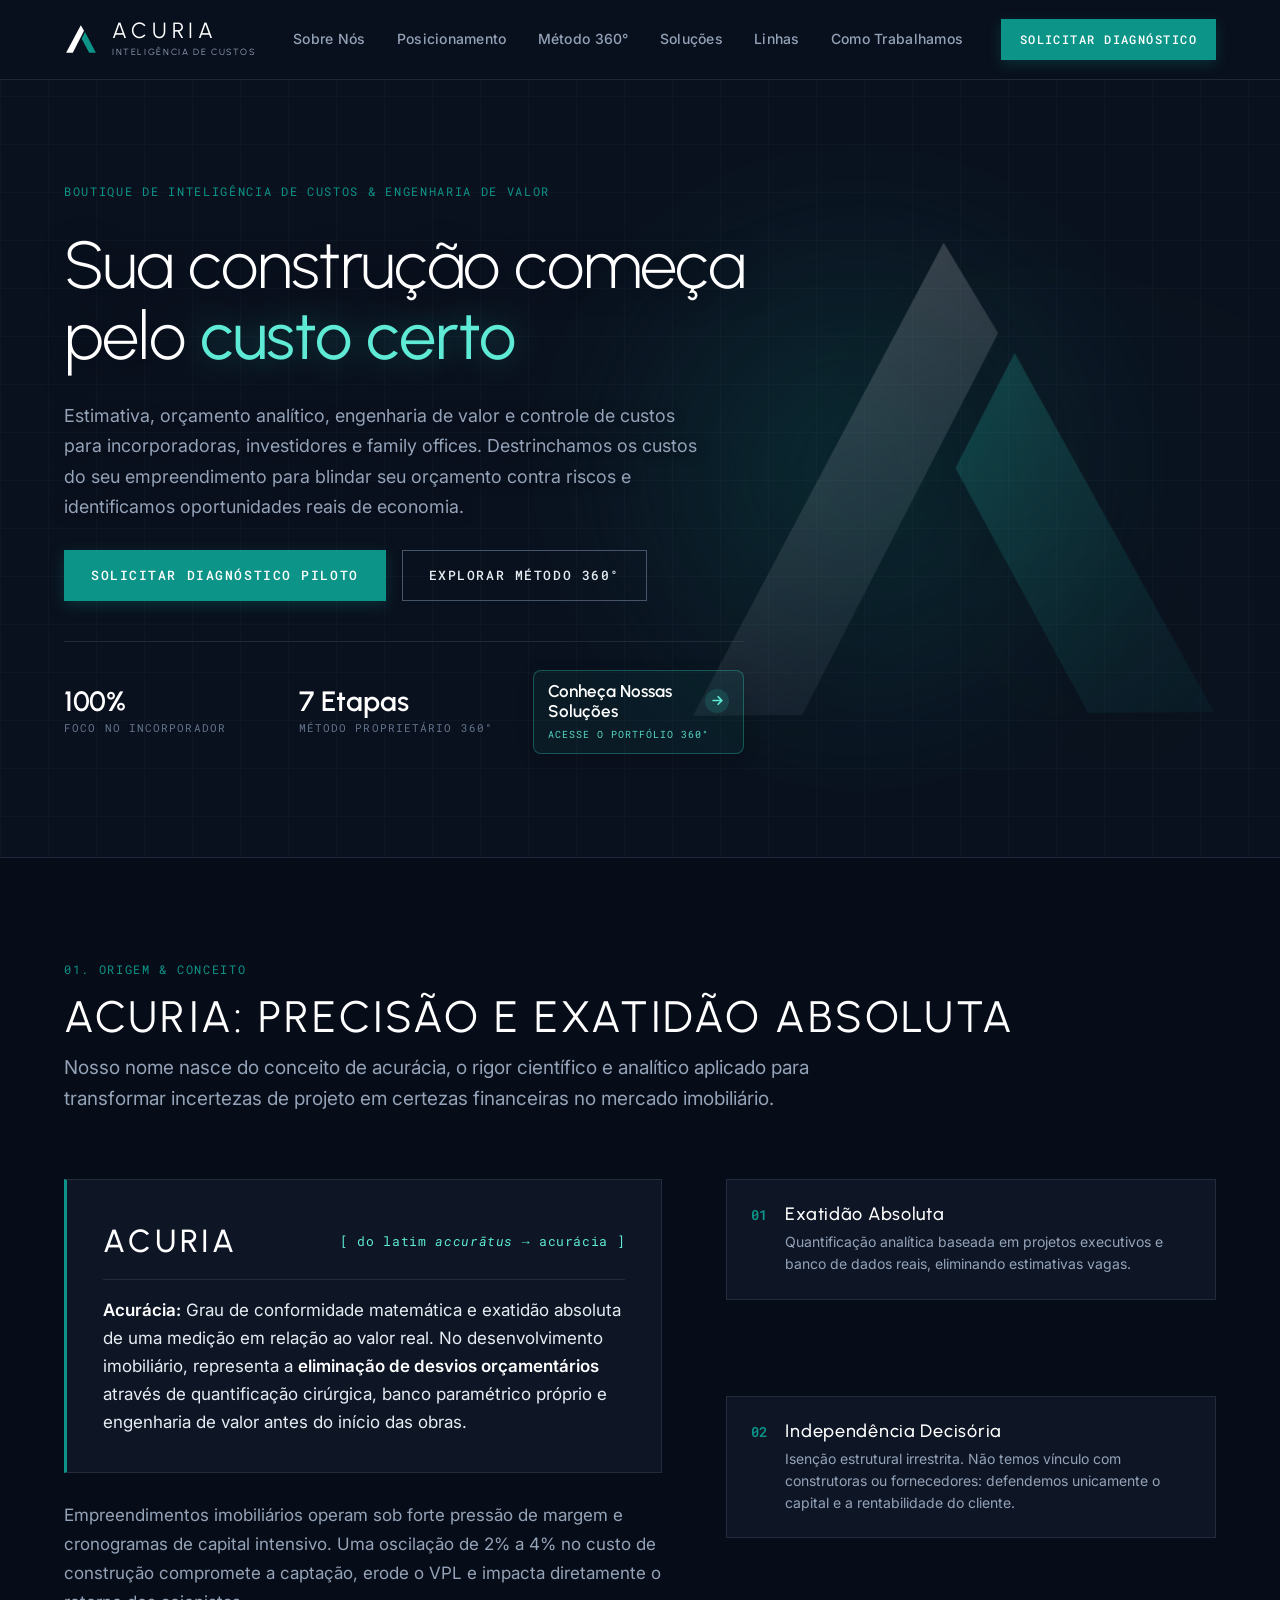
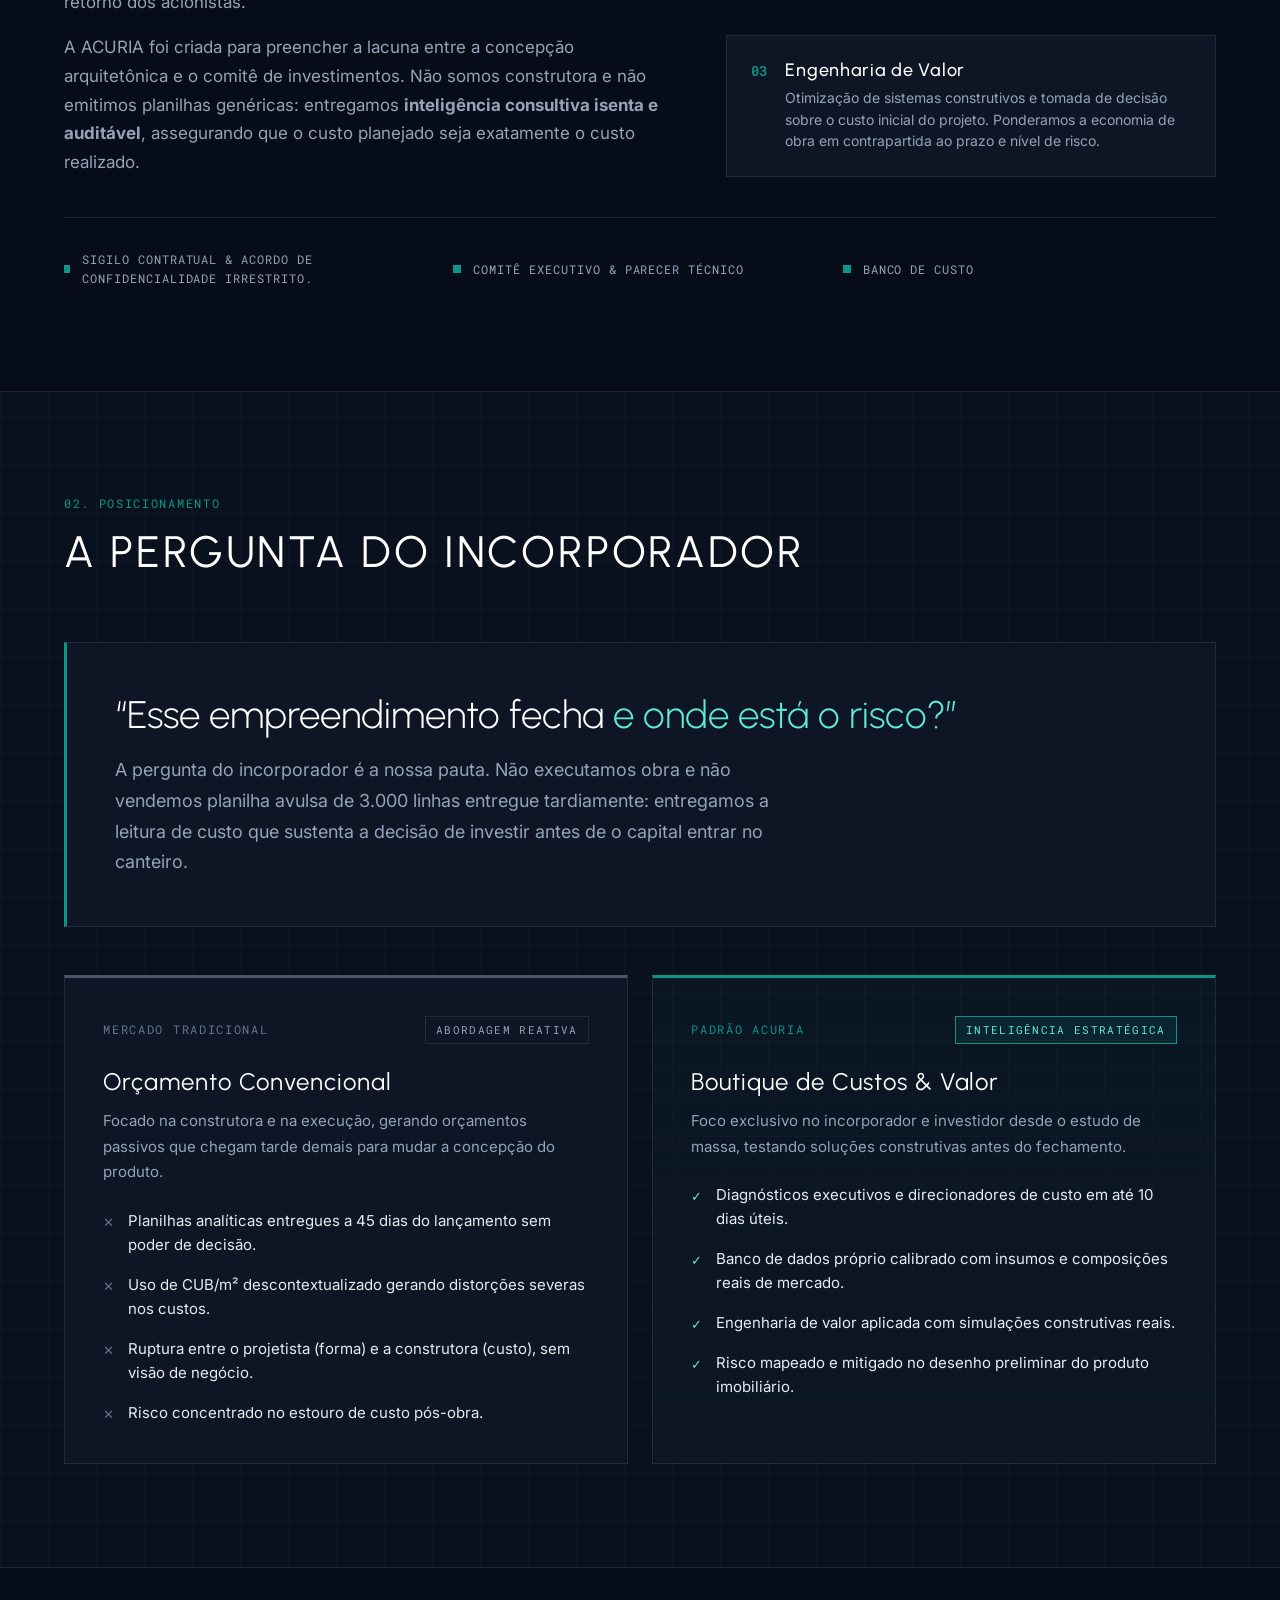
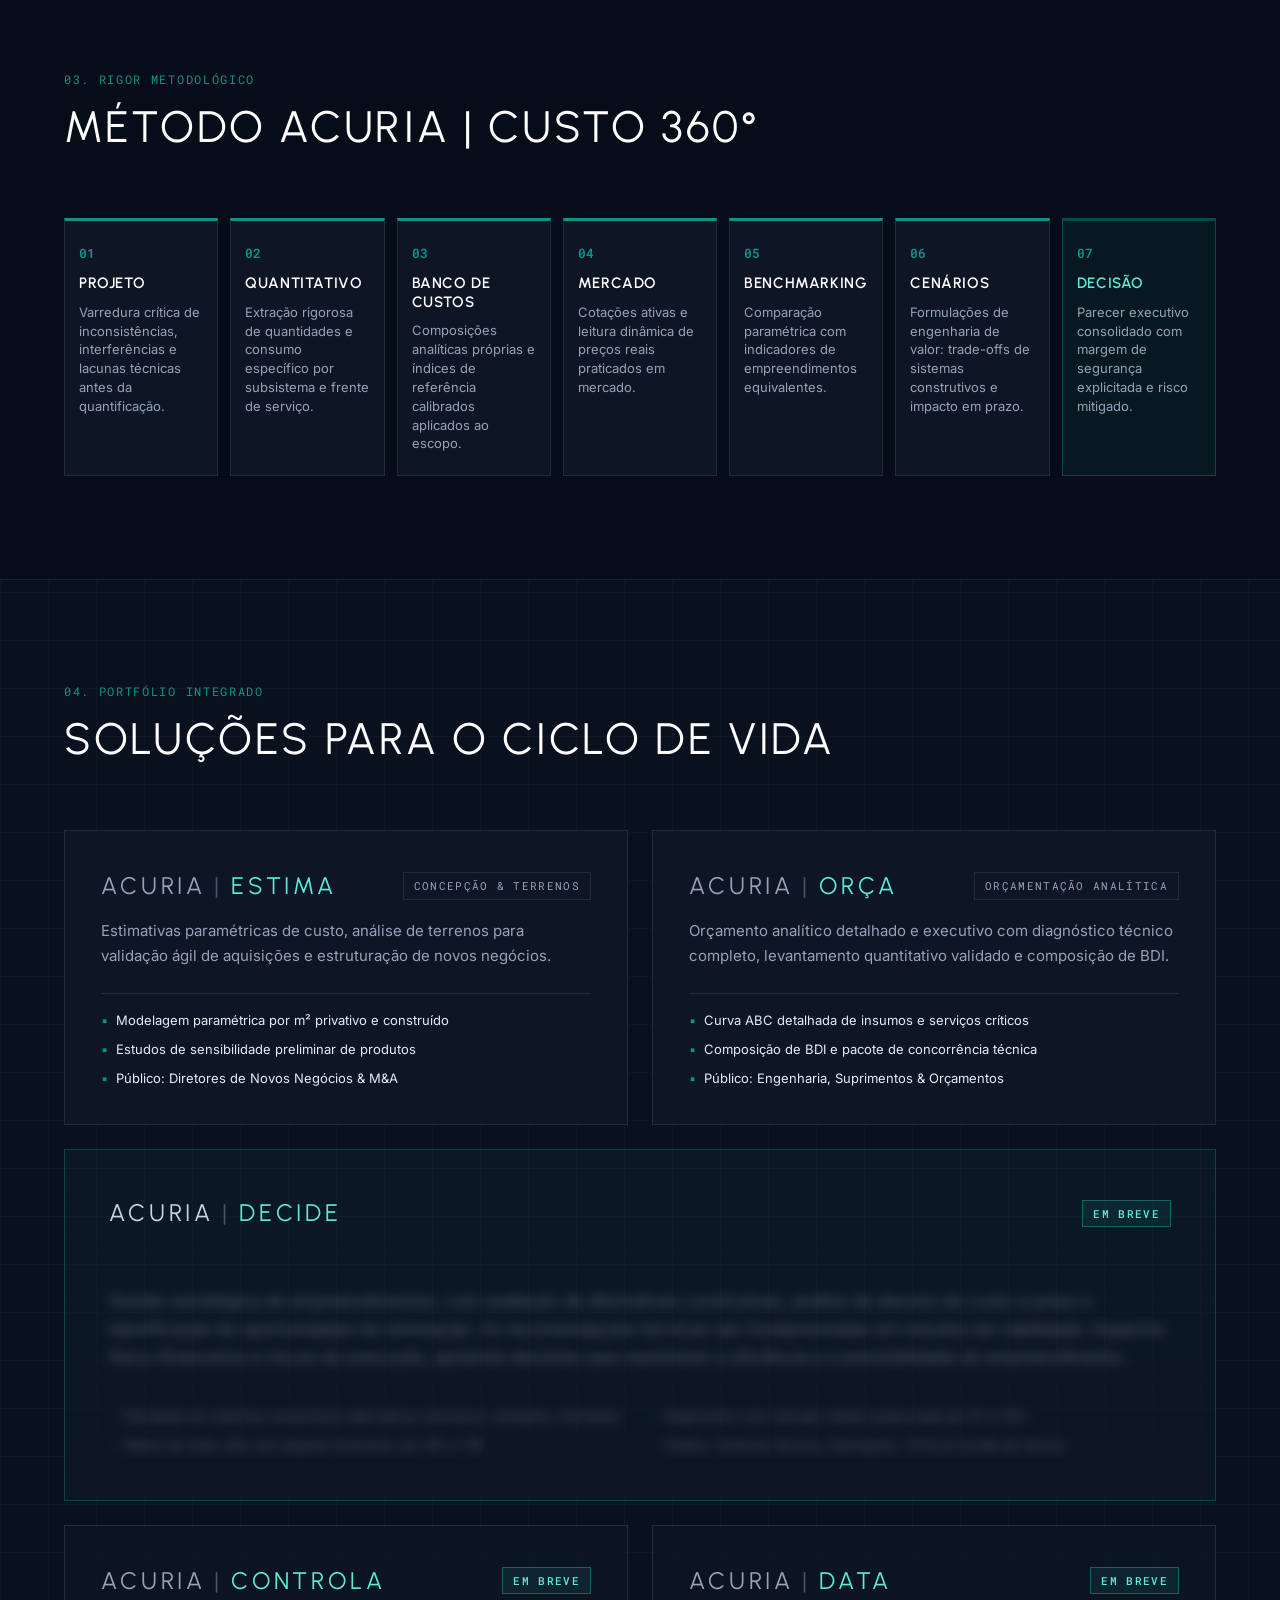
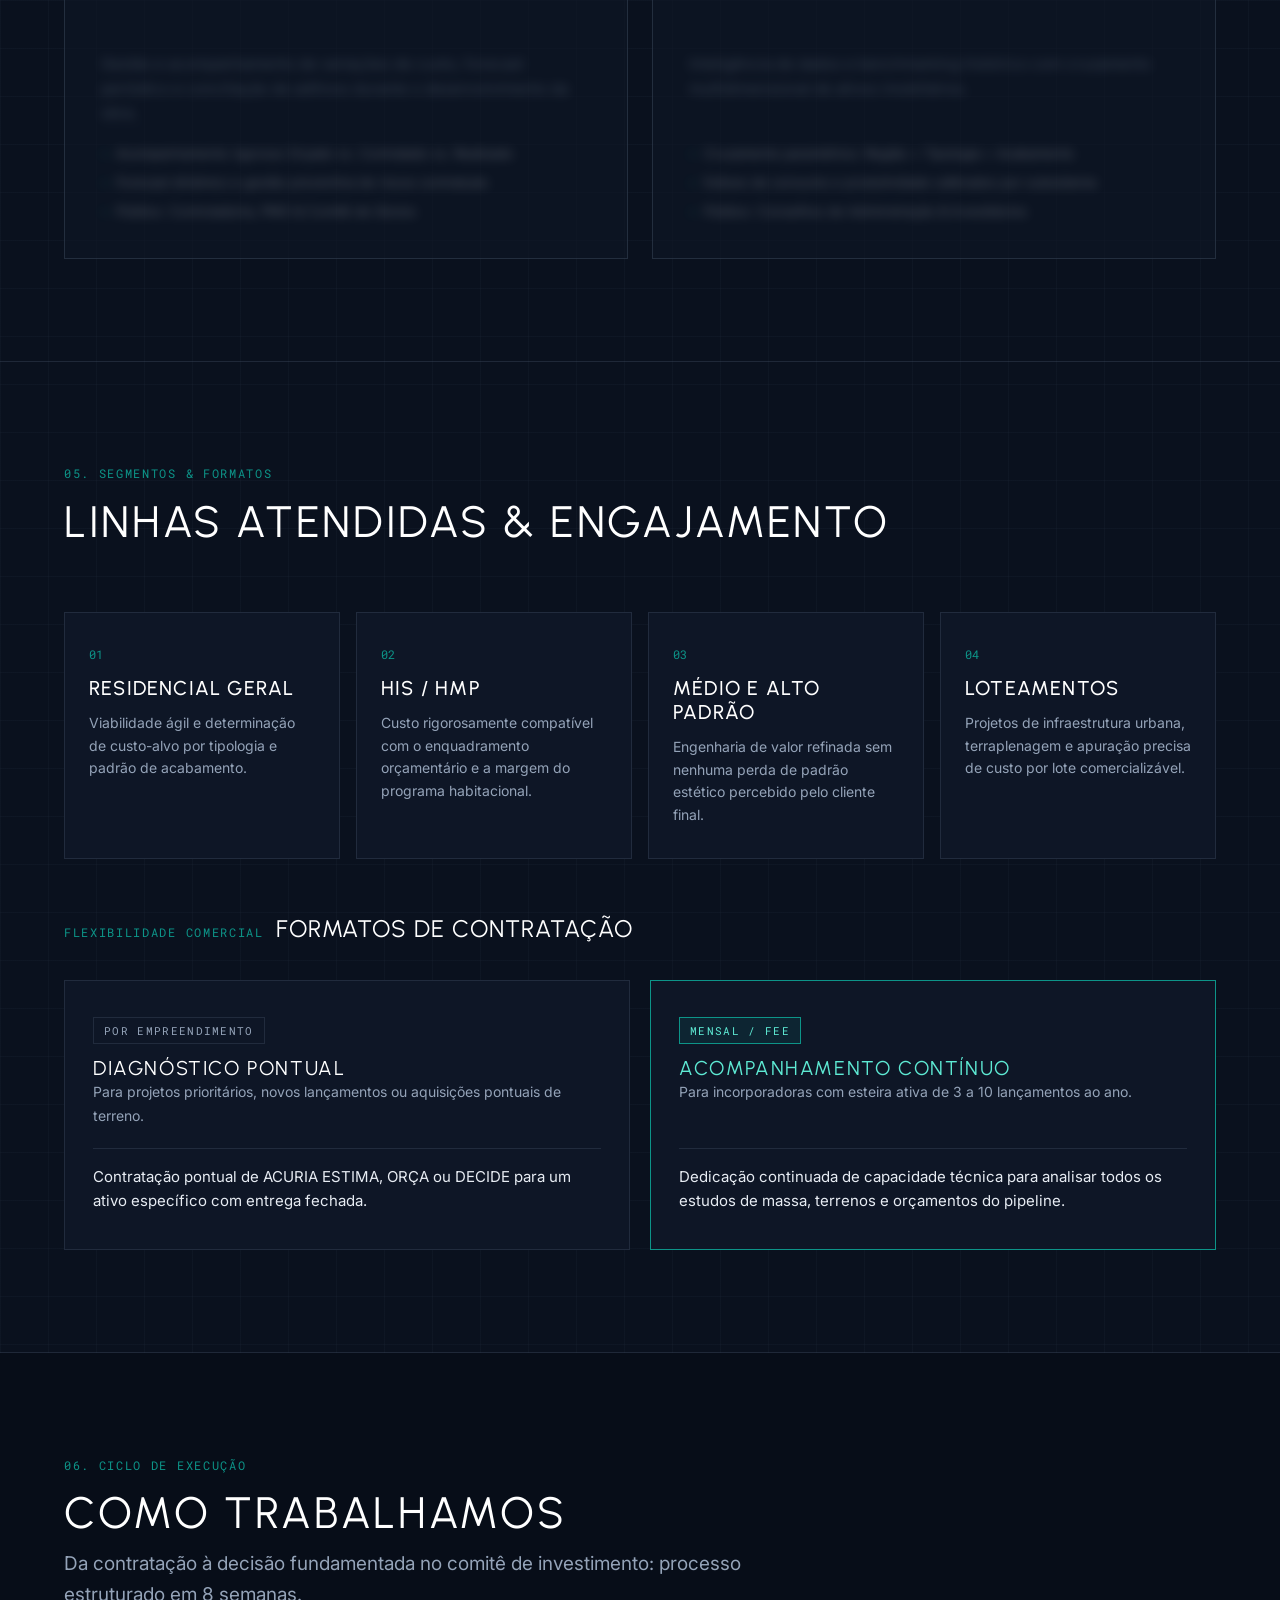
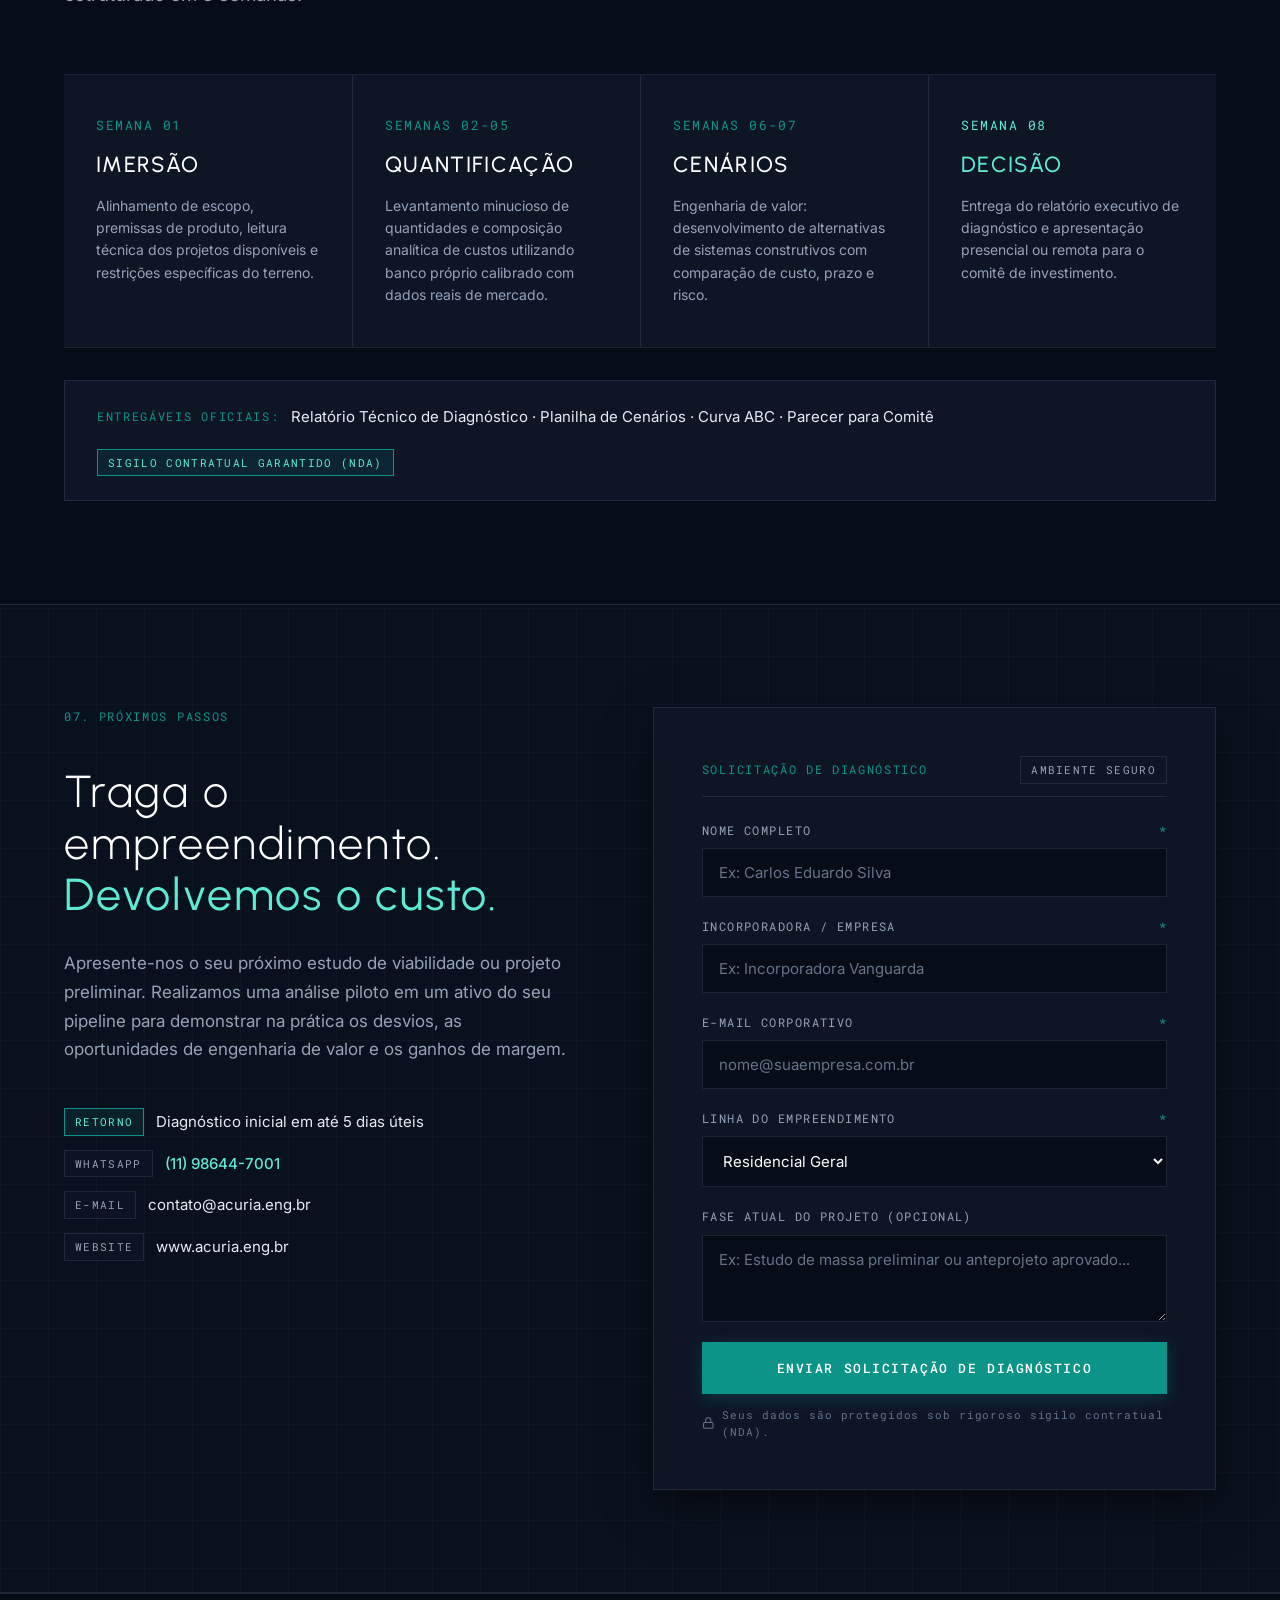
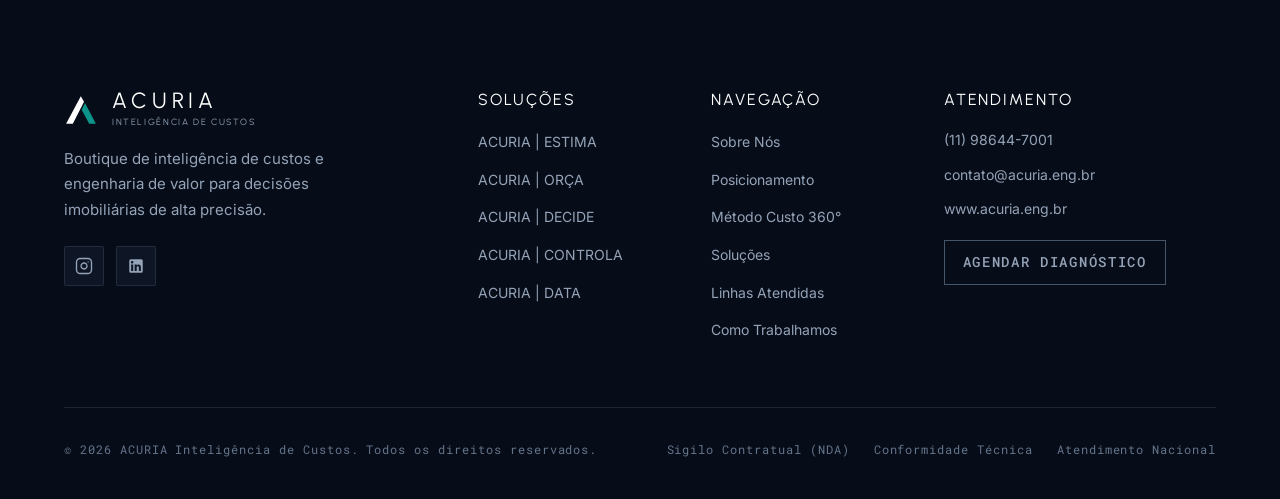
<file: index.html>
<!DOCTYPE html>
<html lang="pt-BR" class="no-js">

<head>
  <meta charset="UTF-8">
  <meta name="viewport" content="width=device-width, initial-scale=1.0">
  <meta http-equiv="X-UA-Compatible" content="ie=edge">

  <title>ACURIA | Inteligência de Custos para Decisões Imobiliárias</title>
  <meta name="description"
    content="Boutique de inteligência de custos e engenharia de valor. Transformamos projetos, premissas de engenharia e mercado em decisões financeiras antes da primeira estaca na obra.">
  <meta name="keywords"
    content="Engenharia de Custos, Inteligência Imobiliária, Engenharia de Valor, Orçamento de Obras, Incorporação, Viabilidade Imobiliária">
  <meta name="author" content="ACURIA">
  <meta name="theme-color" content="#0A111E">
  <link rel="canonical" href="https://www.acuria.eng.br">

  <!-- Open Graph / Redes Sociais -->
  <meta property="og:type" content="website">
  <meta property="og:url" content="https://www.acuria.eng.br">
  <meta property="og:title" content="ACURIA | Inteligência de Custos para Decisões Imobiliárias">
  <meta property="og:image" content="https://www.acuria.eng.br/assets/og-image.jpeg">
  <meta property="og:image:width" content="1200">
  <meta property="og:image:height" content="630">
  <meta name="twitter:card" content="summary_large_image">
  <meta name="twitter:title" content="ACURIA | Inteligência de Custos para Decisões Imobiliárias">
  <meta name="twitter:description"
    content="Sua construção começa pelo custo certo. Respondemos se o empreendimento fecha e onde está o risco.">
  <meta name="twitter:image" content="https://www.acuria.eng.br/assets/og-image.jpeg">

  <!-- Favicon / Ícones Oficiais (Aba do Navegador) -->
  <link rel="icon" type="image/x-icon" href="favicon.ico?v=2">
  <link rel="icon" type="image/svg+xml" href="assets/favicon.svg?v=2">
  <link rel="icon" type="image/png" sizes="32x32" href="assets/favicon-32x32.png?v=2">
  <link rel="icon" type="image/png" sizes="192x192" href="assets/favicon-192x192.png?v=2">
  <link rel="apple-touch-icon" sizes="180x180" href="assets/apple-touch-icon.png?v=2">

  <!-- Fontes Oficiais: Urbanist, Inter, Roboto Mono -->
  <link rel="preconnect" href="https://fonts.googleapis.com">
  <link rel="preconnect" href="https://fonts.gstatic.com" crossorigin>
  <link
    href="https://fonts.googleapis.com/css2?family=Inter:wght@300;400;500;600&family=Roboto+Mono:wght@400;500;600&family=Urbanist:wght@300;400;500;600;700&display=swap"
    rel="stylesheet">

  <!-- Folhas de Estilo Modulares -->
  <link rel="stylesheet" href="css/variables.css">
  <link rel="stylesheet" href="css/base.css">
  <link rel="stylesheet" href="css/layout.css">
  <link rel="stylesheet" href="css/components.css">
  <link rel="stylesheet" href="css/responsive.css">
</head>

<body class="bg-grid-pattern">

  <!-- ========================================================================
       BARRA DE NAVEGAÇÃO SUPERIOR COM SEGMENTAÇÕES
       ======================================================================== -->
  <header class="site-header" id="site-header">
    <div class="container header-container">

      <!-- Marca / Símbolo Geométrico -->
      <a href="#inicio" class="brand-link" aria-label="ACURIA - Página Inicial">
        <svg class="brand-symbol" viewBox="0 0 64 64" aria-hidden="true">
          <polygon points="31.6,6 37.7,16.7 16.6,58 4,58" fill="#FFFFFF" />
          <polygon points="39.5,19.04 60,58 47.4,58 33.2,31.36" fill="#0D9488" />
        </svg>
        <div class="brand-text">
          <span class="brand-title">ACURIA</span>
          <span class="brand-subtitle">Inteligência de Custos</span>
        </div>
      </a>

      <!-- Segmentações de Navegação Superior (Desktop) -->
      <nav aria-label="Navegação Principal" class="main-nav">
        <ul class="nav-segments">
          <li class="nav-item">
            <a href="#sobre-nos" class="nav-link">Sobre Nós</a>
          </li>
          <li class="nav-item">
            <a href="#posicionamento" class="nav-link">Posicionamento</a>
          </li>
          <li class="nav-item">
            <a href="#metodo" class="nav-link">Método 360°</a>
          </li>
          <li class="nav-item">
            <a href="#produtos" class="nav-link">Soluções</a>
          </li>
          <li class="nav-item">
            <a href="#linhas" class="nav-link">Linhas</a>
          </li>
          <li class="nav-item">
            <a href="#processo" class="nav-link">Como Trabalhamos</a>
          </li>
        </ul>
      </nav>

      <!-- Ações do Cabeçalho -->
      <div class="header-actions">
        <a href="#contato" class="btn btn-primary btn-sm">Solicitar Diagnóstico</a>

        <!-- Botão Mobile -->
        <button type="button" class="mobile-menu-btn" aria-label="Abrir Menu de Navegação" aria-expanded="false">
          <div class="mobile-menu-icon">
            <span></span>
            <span></span>
            <span></span>
          </div>
        </button>
      </div>

    </div>
  </header>

  <!-- Menu Gaveta Mobile -->
  <div class="mobile-drawer" id="mobile-drawer">
    <ul class="mobile-nav-list">
      <li>
        <a href="#sobre-nos" class="mobile-nav-link">
          <span>Sobre Nós & Acurácia</span>
        </a>
      </li>
      <li>
        <a href="#posicionamento" class="mobile-nav-link">
          <span>Posicionamento</span>
        </a>
      </li>
      <li>
        <a href="#metodo" class="mobile-nav-link">
          <span>Método Custo 360°</span>
        </a>
      </li>
      <li>
        <a href="#produtos" class="mobile-nav-link">
          <span>Soluções & Produtos</span>
        </a>
      </li>
      <li>
        <a href="#linhas" class="mobile-nav-link">
          <span>Linhas Atendidas</span>
        </a>
      </li>
      <li>
        <a href="#processo" class="mobile-nav-link">
          <span>Como Trabalhamos</span>
        </a>
      </li>
      <li>
        <a href="#contato" class="mobile-nav-link">
          <span>Falar com a ACURIA</span>
        </a>
      </li>
    </ul>
    <div style="margin-top: auto;">
      <a href="#contato" class="btn btn-primary btn-block">Solicitar Contato Imediato</a>
    </div>
  </div>

  <main>
    <!-- ========================================================================
         HERO SECTION: ABERTURA DE IMPACTO E CREDIBILIDADE TÉCNICA
         ======================================================================== -->
    <section class="section-wrapper hero-section-wrapper" id="inicio">
      <!-- Elemento de Fundo: Logotipo ACURIA com Efeito de Profundidade -->
      <div class="hero-depth-backdrop" aria-hidden="true">
        <div class="hero-depth-glow"></div>
        <div class="hero-depth-symbol-wrap">
          <svg class="hero-depth-symbol" viewBox="0 0 64 64" fill="none" xmlns="http://www.w3.org/2000/svg">
            <defs>
              <linearGradient id="heroLogoWhiteGrad" x1="16" y1="6" x2="37" y2="58" gradientUnits="userSpaceOnUse">
                <stop offset="0%" stop-color="#FFFFFF" stop-opacity="0.9" />
                <stop offset="100%" stop-color="#94A3B8" stop-opacity="0.25" />
              </linearGradient>
              <linearGradient id="heroLogoTealGrad" x1="33" y1="19" x2="60" y2="58" gradientUnits="userSpaceOnUse">
                <stop offset="0%" stop-color="#2DD4BF" stop-opacity="0.95" />
                <stop offset="100%" stop-color="#0D9488" stop-opacity="0.3" />
              </linearGradient>
              <filter id="heroSymbolGlow" x="-20%" y="-20%" width="140%" height="140%" filterUnits="userSpaceOnUse">
                <feDropShadow dx="0" dy="10" stdDeviation="15" flood-color="#0D9488" flood-opacity="0.35" />
              </filter>
            </defs>
            <polygon points="31.6,6 37.7,16.7 16.6,58 4,58" fill="url(#heroLogoWhiteGrad)" />
            <polygon points="39.5,19.04 60,58 47.4,58 33.2,31.36" fill="url(#heroLogoTealGrad)"
              filter="url(#heroSymbolGlow)" />
          </svg>
        </div>
      </div>

      <div class="container hero-container">
        <div class="hero-content">
          <div class="hero-badge-container">
            <span class="mono-label">Boutique de Inteligência de Custos & Engenharia de Valor</span>
          </div>

          <h1 class="hero-title">
            Sua construção começa pelo <span class="highlight-text">custo certo</span>
          </h1>

          <p class="hero-description">
            Estimativa, orçamento analítico, engenharia de valor e controle de custos para incorporadoras, investidores
            e family offices. Destrinchamos os custos do seu empreendimento para blindar seu orçamento contra riscos e
            identificamos oportunidades reais de economia.
          </p>

          <div class="hero-cta-group">
            <a href="#contato" class="btn btn-primary">Solicitar Diagnóstico Piloto</a>
            <a href="#metodo" class="btn btn-outline">Explorar Método 360°</a>
          </div>

          <!-- Faixa de Métricas Rápidas -->
          <div class="hero-metrics-strip">
            <div class="metric-item">
              <span class="metric-val">100%</span>
              <span class="metric-label">Foco no Incorporador</span>
            </div>
            <div class="metric-item">
              <span class="metric-val">7 Etapas</span>
              <span class="metric-label">Método Proprietário 360°</span>
            </div>
            <a href="#produtos" class="metric-item metric-action-card" id="hero-solutions-box"
              title="Conheça nossas soluções completas">
              <div class="metric-action-header">
                <span class="metric-action-title">Conheça Nossas Soluções</span>
                <span class="metric-action-arrow" aria-hidden="true">
                  <svg width="15" height="15" viewBox="0 0 16 16" fill="none" xmlns="http://www.w3.org/2000/svg">
                    <path d="M3.33334 8H12.6667M12.6667 8L8.66668 4M12.6667 8L8.66668 12" stroke="currentColor"
                      stroke-width="1.8" stroke-linecap="round" stroke-linejoin="round" />
                  </svg>
                </span>
              </div>
              <span class="metric-action-label">Acesse o Portfólio 360°</span>
            </a>
          </div>
        </div>
      </div>
    </section>

    <!-- ========================================================================
         SEÇÃO 01: SOBRE NÓS — ORIGEM & O CONCEITO DE ACURÁCIA
         ======================================================================== -->
    <section class="section-wrapper section-padding section-alt" id="sobre-nos">
      <div class="container">

        <div class="section-header">
          <div class="section-header-top">
            <span class="mono-label">01. Origem & Conceito</span>
          </div>
          <h2 class="section-title">Acuria: Precisão e Exatidão Absoluta</h2>
          <p class="section-subtitle">
            Nosso nome nasce do conceito de acurácia, o rigor científico e analítico aplicado para transformar
            incertezas de projeto em certezas financeiras no mercado imobiliário.
          </p>
        </div>

        <div class="about-grid">

          <!-- Narrativa & Etimologia -->
          <div class="about-narrative">

            <div class="etymology-card">
              <div class="etymology-header">
                <span class="etymology-word">ACURIA</span>
                <span class="etymology-phonetic">[ do latim <em>accurātus</em> → acurácia ]</span>
              </div>
              <div class="etymology-definition">
                <strong>Acurácia:</strong> Grau de conformidade matemática e exatidão absoluta de uma medição em relação
                ao valor real. No desenvolvimento imobiliário, representa a <strong>eliminação de desvios
                  orçamentários</strong> através de quantificação cirúrgica, banco paramétrico próprio e engenharia de
                valor antes do início das obras.
              </div>
            </div>

            <div style="font-size: 1.0625rem; line-height: 1.7; color: var(--color-text-muted);">
              <p style="margin-bottom: 16px;">
                Empreendimentos imobiliários operam sob forte pressão de margem e cronogramas de capital intensivo. Uma
                oscilação de 2% a 4% no custo de construção compromete a captação, erode o VPL e impacta diretamente o
                retorno dos acionistas.
              </p>
              <p>
                A ACURIA foi criada para preencher a lacuna entre a concepção arquitetônica e o comitê de investimentos.
                Não somos construtora e não emitimos planilhas genéricas: entregamos <strong>inteligência consultiva
                  isenta e auditável</strong>, assegurando que o custo planejado seja exatamente o custo realizado.
              </p>
            </div>

          </div>

          <!-- Pilares da Acurácia -->
          <div class="about-pillars-stack">

            <div class="accuracy-pillar-card">
              <span class="pillar-index">01</span>
              <div class="pillar-content">
                <h4>Exatidão Absoluta</h4>
                <p>Quantificação analítica baseada em projetos executivos e banco de dados reais, eliminando estimativas
                  vagas.</p>
              </div>
            </div>

            <div class="accuracy-pillar-card">
              <span class="pillar-index">02</span>
              <div class="pillar-content">
                <h4>Independência Decisória</h4>
                <p>Isenção estrutural irrestrita. Não temos vínculo com construtoras ou fornecedores: defendemos
                  unicamente o capital e a rentabilidade do cliente.</p>
              </div>
            </div>

            <div class="accuracy-pillar-card">
              <span class="pillar-index">03</span>
              <div class="pillar-content">
                <h4>Engenharia de Valor</h4>
                <p>Otimização de sistemas construtivos e tomada de decisão sobre o custo inicial do projeto. Ponderamos
                  a economia de obra em contrapartida ao prazo e nível de risco.</p>
              </div>
            </div>

          </div>

        </div>

        <!-- Barra de Governança & Rigor -->
        <div class="about-credentials-bar">
          <div class="credential-item">
            <span class="credential-icon"></span>
            <span>Sigilo Contratual & Acordo de Confidencialidade Irrestrito.</span>
          </div>
          <div class="credential-item">
            <span class="credential-icon"></span>
            <span>Comitê Executivo & Parecer Técnico</span>
          </div>
          <div class="credential-item">
            <span class="credential-icon"></span>
            <span>Banco de Custo</span>
          </div>
        </div>

      </div>
    </section>

    <!-- ========================================================================
         SEÇÃO 02: POSICIONAMENTO & A PERGUNTA DO INCORPORADOR
         ======================================================================== -->
    <section class="section-wrapper section-padding" id="posicionamento">
      <div class="container">

        <div class="section-header">
          <div class="section-header-top">
            <span class="mono-label">02. Posicionamento</span>
          </div>
          <h2 class="section-title">A Pergunta do Incorporador</h2>
        </div>

        <!-- Bloco de Citação / Tese Central -->
        <div class="positioning-quote-box">
          <div class="quote-lead">
            “Esse empreendimento fecha <span style="color: var(--color-accent-light);">e onde está o risco?”</span>
          </div>
          <p class="quote-desc">
            A pergunta do incorporador é a nossa pauta. Não executamos obra e não vendemos planilha avulsa de 3.000
            linhas entregue tardiamente: entregamos a leitura de custo que sustenta a decisão de investir antes de o
            capital entrar no canteiro.
          </p>
        </div>

        <!-- Comparativo: Convencional vs ACURIA -->
        <div class="comparison-grid">

          <!-- Abordagem Convencional -->
          <div class="comparison-card card-convencional">
            <div class="comparison-header">
              <span class="mono-label" style="color: var(--color-text-dim);">Mercado Tradicional</span>
              <span class="mono-tag">Abordagem Reativa</span>
            </div>
            <h3 class="comparison-title">Orçamento Convencional</h3>
            <p style="font-size: 0.9375rem;">Focado na construtora e na execução, gerando orçamentos passivos que chegam
              tarde demais para mudar a concepção do produto.</p>

            <ul class="comparison-items">
              <li class="comparison-item">
                <span class="item-icon cross">✕</span>
                <span>Planilhas analíticas entregues a 45 dias do lançamento sem poder de decisão.</span>
              </li>
              <li class="comparison-item">
                <span class="item-icon cross">✕</span>
                <span>Uso de CUB/m² descontextualizado gerando distorções severas nos custos.</span>
              </li>
              <li class="comparison-item">
                <span class="item-icon cross">✕</span>
                <span>Ruptura entre o projetista (forma) e a construtora (custo), sem visão de negócio.</span>
              </li>
              <li class="comparison-item">
                <span class="item-icon cross">✕</span>
                <span>Risco concentrado no estouro de custo pós-obra.</span>
              </li>
            </ul>
          </div>

          <!-- Abordagem ACURIA -->
          <div class="comparison-card card-acuria">
            <div class="comparison-header">
              <span class="mono-label">Padrão ACURIA</span>
              <span class="mono-tag active">Inteligência Estratégica</span>
            </div>
            <h3 class="comparison-title">Boutique de Custos & Valor</h3>
            <p style="font-size: 0.9375rem;">Foco exclusivo no incorporador e investidor desde o estudo de massa,
              testando soluções construtivas antes do fechamento.</p>

            <ul class="comparison-items">
              <li class="comparison-item">
                <span class="item-icon check">✓</span>
                <span>Diagnósticos executivos e direcionadores de custo em até 10 dias úteis.</span>
              </li>
              <li class="comparison-item">
                <span class="item-icon check">✓</span>
                <span>Banco de dados próprio calibrado com insumos e composições reais de mercado.</span>
              </li>
              <li class="comparison-item">
                <span class="item-icon check">✓</span>
                <span>Engenharia de valor aplicada com simulações construtivas reais.</span>
              </li>
              <li class="comparison-item">
                <span class="item-icon check">✓</span>
                <span>Risco mapeado e mitigado no desenho preliminar do produto imobiliário.</span>
              </li>
            </ul>
          </div>

        </div>

      </div>
    </section>

    <!-- ========================================================================
         SEÇÃO 03: MÉTODO PROPRIETÁRIO CUSTO 360°
         ======================================================================== -->
    <section class="section-wrapper section-padding section-alt" id="metodo">
      <div class="container">

        <div class="section-header">
          <div class="section-header-top">
            <span class="mono-label">03. Rigor Metodológico</span>
          </div>
          <h2 class="section-title">Método ACURIA | Custo 360°</h2>
        </div>

        <div class="method-grid">

          <div class="method-step-card">
            <span class="method-step-num">01</span>
            <h3 class="method-step-title">Projeto</h3>
            <p class="method-step-desc">Varredura crítica de inconsistências, interferências e lacunas técnicas antes da
              quantificação.</p>
          </div>

          <div class="method-step-card">
            <span class="method-step-num">02</span>
            <h3 class="method-step-title">Quantitativo</h3>
            <p class="method-step-desc">Extração rigorosa de quantidades e consumo específico por subsistema e frente de
              serviço.</p>
          </div>

          <div class="method-step-card">
            <span class="method-step-num">03</span>
            <h3 class="method-step-title">Banco de Custos</h3>
            <p class="method-step-desc">Composições analíticas próprias e índices de referência calibrados aplicados ao
              escopo.</p>
          </div>

          <div class="method-step-card">
            <span class="method-step-num">04</span>
            <h3 class="method-step-title">Mercado</h3>
            <p class="method-step-desc">Cotações ativas e leitura dinâmica de preços reais praticados em mercado.</p>
          </div>

          <div class="method-step-card">
            <span class="method-step-num">05</span>
            <h3 class="method-step-title">Benchmarking</h3>
            <p class="method-step-desc">Comparação paramétrica com indicadores de empreendimentos equivalentes.</p>
          </div>

          <div class="method-step-card">
            <span class="method-step-num">06</span>
            <h3 class="method-step-title">Cenários</h3>
            <p class="method-step-desc">Formulações de engenharia de valor: trade-offs de sistemas construtivos e
              impacto em prazo.</p>
          </div>

          <div class="method-step-card highlight">
            <span class="method-step-num">07</span>
            <h3 class="method-step-title" style="color: var(--color-accent-light);">Decisão</h3>
            <p class="method-step-desc">Parecer executivo consolidado com margem de segurança explicitada e risco
              mitigado.</p>
          </div>

        </div>

      </div>
    </section>

    <!-- ========================================================================
         SEÇÃO 04: ARQUITETURA DE PRODUTOS & SOLUÇÕES
         ======================================================================== -->
    <section class="section-wrapper section-padding" id="produtos">
      <div class="container">

        <div class="section-header">
          <div class="section-header-top">
            <span class="mono-label">04. Portfólio Integrado</span>
          </div>
          <h2 class="section-title">Soluções para o Ciclo de Vida</h2>
        </div>

        <div class="solutions-container">

          <!-- Linha Superior: Concepção & Orçamento (2 Cards 50%/50%) -->
          <div class="solutions-row">

            <!-- ESTIMA -->
            <div class="product-card">
              <div>
                <div class="product-badge-row">
                  <div class="product-brand-title">
                    <span class="brand-prefix">ACURIA</span>
                    <span class="brand-sep">|</span>
                    <span class="brand-name">ESTIMA</span>
                  </div>
                  <span class="mono-tag">Concepção & Terrenos</span>
                </div>
                <p class="product-desc" style="margin-top: 14px;">
                  Estimativas paramétricas de custo, análise de terrenos para validação ágil de aquisições e
                  estruturação de novos negócios.
                </p>
              </div>
              <ul class="product-deliverables">
                <li>Modelagem paramétrica por m² privativo e construído</li>
                <li>Estudos de sensibilidade preliminar de produtos</li>
                <li>Público: Diretores de Novos Negócios & M&A</li>
              </ul>
            </div>

            <!-- ORÇA -->
            <div class="product-card">
              <div>
                <div class="product-badge-row">
                  <div class="product-brand-title">
                    <span class="brand-prefix">ACURIA</span>
                    <span class="brand-sep">|</span>
                    <span class="brand-name">ORÇA</span>
                  </div>
                  <span class="mono-tag">Orçamentação Analítica</span>
                </div>
                <p class="product-desc" style="margin-top: 14px;">
                  Orçamento analítico detalhado e executivo com diagnóstico técnico completo, levantamento quantitativo
                  validado e composição de BDI.
                </p>
              </div>
              <ul class="product-deliverables">
                <li>Curva ABC detalhada de insumos e serviços críticos</li>
                <li>Composição de BDI e pacote de concorrência técnica</li>
                <li>Público: Engenharia, Suprimentos & Orçamentos</li>
              </ul>
            </div>

          </div>

          <!-- Linha Central Destaque: DECIDE (Carro-Chefe 100% Full Width) -->
          <div class="product-card card-featured card-coming-soon">
            <div class="product-badge-row">
              <div class="product-brand-title">
                <span class="brand-prefix" style="color: #CBD5E1;">ACURIA</span>
                <span class="brand-sep">|</span>
                <span class="brand-name" style="color: #5EEAD4;">DECIDE</span>
              </div>
              <span class="mono-tag mono-tag-soon">Em Breve</span>
            </div>
            <div class="card-blurred-content" aria-hidden="false">
              <p class="product-desc" style="margin-top: 16px; font-size: 1.0625rem; color: #E7ECF3;">
                Gestão estratégica de empreendimentos, com avaliação de alternativas construtivas, análise de desvios de
                custo e prazo e identificação de oportunidades de otimização. As recomendações técnicas são
                fundamentadas em estudos de viabilidade, impactos físico-financeiros e riscos de execução, apoiando
                decisões que maximizem a eficiência e a previsibilidade do empreendimento.
              </p>
              <div
                style="display: grid; grid-template-columns: repeat(auto-fit, minmax(260px, 1fr)); gap: 20px; padding-top: 18px; border-top: 1px solid var(--color-slate-border); margin-top: 16px;">
                <ul class="product-deliverables" style="border-top: none; padding-top: 0;">
                  <li>Simulação de sistemas construtivos alternativos (estrutura, vedações, fachadas)</li>
                  <li>Matriz de trade-offs com impacto financeiro em VPL e TIR</li>
                </ul>
                <ul class="product-deliverables" style="border-top: none; padding-top: 0;">
                  <li>Diagnóstico com redução média comprovada de 5% a 10%</li>
                  <li>Público: Diretoria Técnica, Operações, CFOs & Comitê de Sócios</li>
                </ul>
              </div>
            </div>
          </div>

          <!-- Linha Inferior: Execução & Inteligência Contínua (2 Cards 50%/50%) -->
          <div class="solutions-row">

            <!-- CONTROL -->
            <div class="product-card card-coming-soon">
              <div class="product-badge-row">
                <div class="product-brand-title">
                  <span class="brand-prefix">ACURIA</span>
                  <span class="brand-sep">|</span>
                  <span class="brand-name">CONTROLA</span>
                </div>
                <span class="mono-tag mono-tag-soon">Em Breve</span>
              </div>
              <div class="card-blurred-content" aria-hidden="true">
                <p class="product-desc" style="margin-top: 14px;">
                  Gestão e acompanhamento de variações de custo, forecast periódico e conciliação de aditivos durante o
                  desenvolvimento da obra.
                </p>
                <ul class="product-deliverables">
                  <li>Acompanhamento rigoroso Orçado vs. Contratado vs. Realizado</li>
                  <li>Forecast dinâmico e gestão preventiva de riscos contratuais</li>
                  <li>Público: Controladoria, PMO & Comitê de Sócios</li>
                </ul>
              </div>
            </div>

            <!-- DATA -->
            <div class="product-card card-coming-soon">
              <div class="product-badge-row">
                <div class="product-brand-title">
                  <span class="brand-prefix">ACURIA</span>
                  <span class="brand-sep">|</span>
                  <span class="brand-name">DATA</span>
                </div>
                <span class="mono-tag mono-tag-soon">Em Breve</span>
              </div>
              <div class="card-blurred-content" aria-hidden="true">
                <p class="product-desc" style="margin-top: 14px;">
                  Inteligência de dados e benchmarking histórico com cruzamento multidimensional de ativos imobiliários.
                </p>
                <ul class="product-deliverables">
                  <li>Cruzamento paramétrico: Região + Tipologia + Acabamento</li>
                  <li>Índices de consumo e produtividade calibrados por subsistema</li>
                  <li>Público: Conselhos de Administração & Investidores</li>
                </ul>
              </div>
            </div>

          </div>

        </div>

      </div>
    </section>

    <!-- ========================================================================
         SEÇÃO 05: LINHAS ATENDIDAS & MODELOS COMERCIAIS
         ======================================================================== -->
    <section class="section-wrapper section-padding" id="linhas">
      <div class="container">

        <div class="section-header">
          <div class="section-header-top">
            <span class="mono-label">05. Segmentos & Formatos</span>
          </div>
          <h2 class="section-title">Linhas Atendidas & Engajamento</h2>
        </div>

        <!-- Grid de Linhas -->
        <div class="lines-grid">

          <div class="line-card">
            <span class="line-card-num">01</span>
            <h3 class="line-card-title">Residencial Geral</h3>
            <p class="line-card-desc">Viabilidade ágil e determinação de custo-alvo por tipologia e padrão de
              acabamento.</p>
          </div>

          <div class="line-card">
            <span class="line-card-num">02</span>
            <h3 class="line-card-title">HIS / HMP</h3>
            <p class="line-card-desc">Custo rigorosamente compatível com o enquadramento orçamentário e a margem do
              programa habitacional.</p>
          </div>

          <div class="line-card">
            <span class="line-card-num">03</span>
            <h3 class="line-card-title">Médio e Alto Padrão</h3>
            <p class="line-card-desc">Engenharia de valor refinada sem nenhuma perda de padrão estético percebido pelo
              cliente final.</p>
          </div>

          <div class="line-card">
            <span class="line-card-num">04</span>
            <h3 class="line-card-title">Loteamentos</h3>
            <p class="line-card-desc">Projetos de infraestrutura urbana, terraplenagem e apuração precisa de custo por
              lote comercializável.</p>
          </div>

        </div>

        <!-- Modelos de Contratação Comercial -->
        <div style="margin-top: 56px;">
          <div style="display: flex; align-items: baseline; gap: 12px; margin-bottom: 20px;">
            <span class="mono-label">Flexibilidade Comercial</span>
            <h3 style="font-size: 1.5rem; font-weight: 400; text-transform: uppercase;">Formatos de Contratação</h3>
          </div>

          <div class="models-grid">

            <div class="model-card">
              <div>
                <span class="mono-tag">Por Empreendimento</span>
                <h4 class="model-title" style="margin-top: 12px;">Diagnóstico Pontual</h4>
                <p class="model-target">Para projetos prioritários, novos lançamentos ou aquisições pontuais de terreno.
                </p>
              </div>
              <div class="model-scope">
                Contratação pontual de ACURIA ESTIMA, ORÇA ou DECIDE para um ativo específico com entrega fechada.
              </div>
            </div>

            <div class="model-card" style="border-color: var(--color-accent);">
              <div>
                <span class="mono-tag active">Mensal / Fee</span>
                <h4 class="model-title" style="margin-top: 12px; color: var(--color-accent-light);">Acompanhamento
                  Contínuo</h4>
                <p class="model-target">Para incorporadoras com esteira ativa de 3 a 10 lançamentos ao ano.</p>
              </div>
              <div class="model-scope">
                Dedicação continuada de capacidade técnica para analisar todos os estudos de massa, terrenos e
                orçamentos do pipeline.
              </div>
            </div>
          </div>
        </div>

      </div>
    </section>

    <!-- ========================================================================
         SEÇÃO 06: COMO TRABALHAMOS (LINHA DO TEMPO DE 5 SEMANAS)
         ======================================================================== -->
    <section class="section-wrapper section-padding section-alt" id="processo">
      <div class="container">

        <div class="section-header">
          <div class="section-header-top">
            <span class="mono-label">06. Ciclo de Execução</span>
          </div>
          <h2 class="section-title">Como Trabalhamos</h2>
          <p class="section-subtitle">
            Da contratação à decisão fundamentada no comitê de investimento: processo estruturado em 8 semanas.
          </p>
        </div>

        <div class="timeline-grid">

          <div class="timeline-step">
            <span class="timeline-week">Semana 01</span>
            <h3 class="timeline-title">Imersão</h3>
            <p class="timeline-desc">Alinhamento de escopo, premissas de produto, leitura técnica dos projetos
              disponíveis e restrições específicas do terreno.</p>
          </div>

          <div class="timeline-step">
            <span class="timeline-week">Semanas 02-05</span>
            <h3 class="timeline-title">Quantificação</h3>
            <p class="timeline-desc">Levantamento minucioso de quantidades e composição analítica de custos utilizando
              banco próprio calibrado com dados reais de mercado.</p>
          </div>

          <div class="timeline-step">
            <span class="timeline-week">Semanas 06-07</span>
            <h3 class="timeline-title">Cenários</h3>
            <p class="timeline-desc">Engenharia de valor: desenvolvimento de alternativas de sistemas construtivos com
              comparação de custo, prazo e risco.</p>
          </div>

          <div class="timeline-step">
            <span class="timeline-week" style="color: var(--color-accent-light);">Semana 08</span>
            <h3 class="timeline-title" style="color: var(--color-accent-light);">Decisão</h3>
            <p class="timeline-desc">Entrega do relatório executivo de diagnóstico e apresentação presencial ou remota
              para o comitê de investimento.</p>
          </div>

        </div>

        <!-- Faixa de Entregáveis -->
        <div
          style="margin-top: 32px; background: var(--color-bg-surface); border: 1px solid var(--color-slate-border); padding: 24px 32px; display: flex; align-items: center; justify-content: space-between; flex-wrap: wrap; gap: 20px;">
          <div style="display: flex; align-items: center; gap: 12px;">
            <span class="mono-label">Entregáveis Oficiais:</span>
            <span style="font-size: 0.9375rem; color: var(--color-text-body);">Relatório Técnico de Diagnóstico ·
              Planilha de Cenários · Curva ABC · Parecer para Comitê</span>
          </div>
          <span class="mono-tag active">Sigilo Contratual Garantido (NDA)</span>
        </div>

      </div>
    </section>

    <!-- ========================================================================
         SEÇÃO 07: FORMULÁRIO DE CONTATO & DIAGNÓSTICO PILOTO (SECURITY-FIRST)
         ======================================================================== -->
    <section class="section-wrapper section-padding" id="contato">
      <div class="container contact-container-grid">

        <div class="contact-info-col">
          <div class="section-header-top">
            <span class="mono-label">07. Próximos Passos</span>
          </div>

          <h2 style="font-size: clamp(2rem, 3.5vw, 3rem); font-weight: 300; line-height: 1.15;">
            Traga o empreendimento. <span style="color: var(--color-accent-light); font-weight: 400;">Devolvemos o
              custo.</span>
          </h2>

          <p style="font-size: 1.0625rem; line-height: 1.7; color: var(--color-text-muted);">
            Apresente-nos o seu próximo estudo de viabilidade ou projeto preliminar. Realizamos uma análise piloto em um
            ativo do seu pipeline para demonstrar na prática os desvios, as oportunidades de engenharia de valor e os
            ganhos de margem.
          </p>

          <div style="display: flex; flex-direction: column; gap: 14px; margin-top: 16px;">
            <div style="display: flex; align-items: center; gap: 12px;">
              <span class="mono-tag active">Retorno</span>
              <span style="font-size: 0.9375rem; color: var(--color-text-body);">Diagnóstico inicial em até 5 dias
                úteis</span>
            </div>
            <div style="display: flex; align-items: center; gap: 12px;">
              <span class="mono-tag">WhatsApp</span>
              <a href="https://wa.me/5511986447001" target="_blank" rel="noopener noreferrer"
                style="font-size: 0.9375rem; color: var(--color-accent-light); text-decoration: none; font-weight: 500;">(11)
                98644-7001</a>
            </div>
            <div style="display: flex; align-items: center; gap: 12px;">
              <span class="mono-tag">E-mail</span>
              <a href="mailto:contato@acuria.eng.br"
                style="font-size: 0.9375rem; color: var(--color-text-body); text-decoration: none;">contato@acuria.eng.br</a>
            </div>
            <div style="display: flex; align-items: center; gap: 12px;">
              <span class="mono-tag">Website</span>
              <a href="https://www.acuria.eng.br" target="_blank" rel="noopener noreferrer"
                style="font-size: 0.9375rem; color: var(--color-text-body); text-decoration: none;">www.acuria.eng.br</a>
            </div>
          </div>
        </div>

        <!-- Formulário Seguro -->
        <div class="contact-form-box">
          <div
            style="display: flex; align-items: center; justify-content: space-between; margin-bottom: 24px; padding-bottom: 12px; border-bottom: 1px solid var(--color-slate-border);">
            <span class="mono-label">Solicitação de Diagnóstico</span>
            <span class="mono-tag">Ambiente Seguro</span>
          </div>

          <form id="contact-form" autocomplete="off" novalidate>
            <!-- Campo Honeypot Oculto (Anti-Spam) -->
            <input type="text" name="website_hp" style="display:none !important; position:absolute; left:-9999px;"
              tabindex="-1" autocomplete="off" aria-hidden="true">
            <div class="form-group">
              <label for="lead-name" class="form-label">
                <span>Nome Completo</span>
                <span style="color: var(--color-accent);">*</span>
              </label>
              <input type="text" id="lead-name" class="form-input" placeholder="Ex: Carlos Eduardo Silva" required
                maxlength="100">
            </div>

            <div class="form-group">
              <label for="lead-company" class="form-label">
                <span>Incorporadora / Empresa</span>
                <span style="color: var(--color-accent);">*</span>
              </label>
              <input type="text" id="lead-company" class="form-input" placeholder="Ex: Incorporadora Vanguarda" required
                maxlength="100">
            </div>

            <div class="form-group">
              <label for="lead-email" class="form-label">
                <span>E-mail Corporativo</span>
                <span style="color: var(--color-accent);">*</span>
              </label>
              <input type="email" id="lead-email" class="form-input" placeholder="nome@suaempresa.com.br" required
                maxlength="120">
            </div>

            <div class="form-group">
              <label for="lead-line" class="form-label">
                <span>Linha do Empreendimento</span>
                <span style="color: var(--color-accent);">*</span>
              </label>
              <select id="lead-line" class="form-select" required>
                <option value="Residencial Geral">Residencial Geral</option>
                <option value="HIS / HMP">HIS / HMP (Programa Habitacional)</option>
                <option value="Médio e Alto Padrão">Médio e Alto Padrão</option>
                <option value="Loteamento / Infraestrutura">Loteamento / Infraestrutura Urbana</option>
                <option value="Outro Segmento">Outro Segmento Imobiliário</option>
              </select>
            </div>

            <div class="form-group">
              <label for="lead-notes" class="form-label">
                <span>Fase Atual do Projeto (Opcional)</span>
              </label>
              <textarea id="lead-notes" class="form-textarea" rows="3"
                placeholder="Ex: Estudo de massa preliminar ou anteprojeto aprovado..." maxlength="500"></textarea>
            </div>

            <button type="submit" class="btn btn-primary btn-block" style="padding: 16px;">
              Enviar Solicitação de Diagnóstico
            </button>

            <div class="form-security-note">
              <svg width="14" height="14" viewBox="0 0 24 24" fill="none" stroke="currentColor" stroke-width="2">
                <rect x="3" y="11" width="18" height="11" rx="2" ry="2"></rect>
                <path d="M7 11V7a5 5 0 0 1 10 0v4"></path>
              </svg>
              <span>Seus dados são protegidos sob rigoroso sigilo contratual (NDA).</span>
            </div>
          </form>
        </div>

      </div>
    </section>
  </main>

  <!-- ========================================================================
       MODAL DE CONFIRMAÇÃO SEGURO
       ======================================================================== -->
  <div class="secure-modal-backdrop" id="secure-modal" role="dialog" aria-modal="true" aria-labelledby="modal-title">
    <div class="secure-modal-content">
      <div style="display: flex; align-items: center; justify-content: space-between;">
        <span class="mono-label">Protocolo de Confirmação</span>
        <span class="mono-tag active">Status: Enviado</span>
      </div>

      <h3 id="modal-title" style="font-size: 1.5rem; font-weight: 500; color: #FFFFFF;">
        Solicitação Recebida com Sucesso
      </h3>

      <p id="modal-lead-summary" style="font-size: 0.9375rem; color: var(--color-text-body); line-height: 1.6;">
        <!-- Injetado com segurança via textContent -->
      </p>

      <div style="margin-top: 12px;">
        <button type="button" class="btn btn-primary btn-block" id="modal-close-btn">
          Concluir e Retornar ao Site
        </button>
      </div>
    </div>
  </div>

  <!-- ========================================================================
       FOOTER INSTITUCIONAL
       ======================================================================== -->
  <footer class="site-footer">
    <div class="container">

      <div class="footer-top-grid">

        <div class="footer-brand-col">
          <a href="#inicio" class="brand-link" aria-label="ACURIA - Topo">
            <svg class="brand-symbol" viewBox="0 0 64 64" aria-hidden="true">
              <polygon points="31.6,6 37.7,16.7 16.6,58 4,58" fill="#FFFFFF" />
              <polygon points="39.5,19.04 60,58 47.4,58 33.2,31.36" fill="#0D9488" />
            </svg>
            <div class="brand-text">
              <span class="brand-title">ACURIA</span>
              <span class="brand-subtitle">Inteligência de Custos</span>
            </div>
          </a>
          <p>
            Boutique de inteligência de custos e engenharia de valor para decisões imobiliárias de alta precisão.
          </p>
          <div class="footer-social-links" aria-label="Redes Sociais da ACURIA">
            <a href="https://www.instagram.com/acuria.engenharia?mdxt=MW1uOWNnZDdzMXB1aQ==" target="_blank" rel="noopener noreferrer" class="footer-social-btn" aria-label="Instagram da ACURIA" title="Instagram (@acuria.engenharia)">
              <svg viewBox="0 0 24 24" width="18" height="18" fill="none" stroke="currentColor" stroke-width="1.8" stroke-linecap="round" stroke-linejoin="round" aria-hidden="true">
                <rect x="2" y="2" width="20" height="20" rx="5" ry="5"></rect>
                <path d="M16 11.37A4 4 0 1 1 12.63 8 4 4 0 0 1 16 11.37z"></path>
                <line x1="17.5" y1="6.5" x2="17.51" y2="6.5"></line>
              </svg>
            </a>
            <a href="#" target="_blank" rel="noopener noreferrer" class="footer-social-btn" aria-label="LinkedIn da ACURIA (Em breve)" title="LinkedIn (Em breve)">
              <svg viewBox="0 0 24 24" width="18" height="18" fill="currentColor" aria-hidden="true">
                <path d="M19 3a2 2 0 0 1 2 2v14a2 2 0 0 1-2 2H5a2 2 0 0 1-2-2V5a2 2 0 0 1 2-2h14m-.5 15.5v-5.3a3.26 3.26 0 0 0-3.26-3.26c-.85 0-1.84.52-2.28 1.3v-1.11h-2.79v8.37h2.79v-4.93c0-.77.62-1.4 1.39-1.4a1.4 1.4 0 0 1 1.4 1.4v4.93h2.75M6.88 8.56a1.68 1.68 0 0 0 1.68-1.68c0-.93-.75-1.69-1.68-1.69a1.69 1.69 0 0 0-1.69 1.69c0 .93.76 1.68 1.69 1.68m1.39 9.94v-8.37H5.5v8.37h2.77z"/>
              </svg>
            </a>
          </div>
        </div>

        <div>
          <h4 class="footer-heading">Soluções</h4>
          <ul class="footer-links">
            <li><a href="#produtos">ACURIA | ESTIMA</a></li>
            <li><a href="#produtos">ACURIA | ORÇA</a></li>
            <li><a href="#produtos">ACURIA | DECIDE</a></li>
            <li><a href="#produtos">ACURIA | CONTROLA</a></li>
            <li><a href="#produtos">ACURIA | DATA</a></li>
          </ul>
        </div>

        <div>
          <h4 class="footer-heading">Navegação</h4>
          <ul class="footer-links">
            <li><a href="#sobre-nos">Sobre Nós</a></li>
            <li><a href="#posicionamento">Posicionamento</a></li>
            <li><a href="#metodo">Método Custo 360°</a></li>
            <li><a href="#produtos">Soluções</a></li>
            <li><a href="#linhas">Linhas Atendidas</a></li>
            <li><a href="#processo">Como Trabalhamos</a></li>
          </ul>
        </div>

        <div>
          <h4 class="footer-heading">Atendimento</h4>
          <ul class="footer-links">
            <li style="color: var(--color-text-muted); font-size: 0.875rem;">
              <a href="https://wa.me/5511986447001" target="_blank" rel="noopener noreferrer"
                style="color: inherit; text-decoration: none;">(11) 98644-7001</a>
            </li>
            <li style="color: var(--color-text-muted); font-size: 0.875rem;">
              <a href="mailto:contato@acuria.eng.br"
                style="color: inherit; text-decoration: none;">contato@acuria.eng.br</a>
            </li>
            <li style="color: var(--color-text-muted); font-size: 0.875rem;">
              <a href="https://www.acuria.eng.br" target="_blank" rel="noopener noreferrer"
                style="color: inherit; text-decoration: none;">www.acuria.eng.br</a>
            </li>
            <li style="margin-top: 8px;">
              <a href="#contato" class="btn btn-outline btn-sm">Agendar Diagnóstico</a>
            </li>
          </ul>
        </div>

      </div>

      <div class="footer-bottom">
        <div>
          <span>© 2026 ACURIA Inteligência de Custos. Todos os direitos reservados.</span>
        </div>
        <div style="display: flex; gap: 24px; flex-wrap: wrap;">
          <span>Sigilo Contratual (NDA)</span>
          <span>Conformidade Técnica</span>
          <span>Atendimento Nacional</span>
        </div>
      </div>

    </div>
  </footer>

  <!-- Script Modular ES6 Seguro -->
  <script type="module" src="js/main.js"></script>
</body>

</html>
</file>
<file: css/variables.css>
:root {
  /* Cores Principais - Manual de Identidade ACURIA */
  --color-bg-primary: #0A111E;        /* Azul Grafite Profundo */
  --color-bg-surface: #0E1626;        /* Superfície de Cards */
  --color-bg-surface-elevated: #141F33; /* Superfície Elevada / Hover */
  --color-bg-alt: #070D18;            /* Fundo Alternativo Profundo */
  --color-bg-glass: rgba(14, 22, 38, 0.75);
  
  /* Cores de Destaque e Acento */
  --color-accent: #0D9488;            /* Verde Esmeralda Técnico */
  --color-accent-hover: #14B8A6;      /* Esmeralda Vibrante Hover */
  --color-accent-light: #5EEAD4;      /* Esmeralda Claro / Glow */
  --color-accent-subtle: rgba(13, 148, 136, 0.12);
  --color-accent-border: rgba(13, 148, 136, 0.4);

  /* Cinzas Arquitetônicos e Estruturais */
  --color-slate-dark: #1E293B;
  --color-slate: #475569;             /* Cinza Arquitetônico */
  --color-slate-light: #64748B;
  --color-slate-border: rgba(71, 85, 105, 0.35);
  --color-slate-border-light: rgba(148, 163, 184, 0.15);

  /* Tipografia */
  --color-text-primary: #FFFFFF;
  --color-text-body: #E7ECF3;
  --color-text-muted: #94A3B8;
  --color-text-dim: #64748B;

  /* Fontes */
  --font-brand: 'Urbanist', -apple-system, BlinkMacSystemFont, sans-serif;
  --font-body: 'Inter', -apple-system, BlinkMacSystemFont, sans-serif;
  --font-mono: 'Roboto Mono', monospace;

  /* Grid e Espaçamentos */
  --grid-unit: 8px;
  --container-max: 1400px;
  --header-height: 80px;

  /* Transições e Sombras */
  --transition-fast: 0.2s cubic-bezier(0.16, 1, 0.3, 1);
  --transition-smooth: 0.35s cubic-bezier(0.16, 1, 0.3, 1);
  --transition-slow: 0.6s cubic-bezier(0.16, 1, 0.3, 1);

  --shadow-sm: 0 2px 8px rgba(0, 0, 0, 0.3);
  --shadow-md: 0 8px 24px rgba(0, 0, 0, 0.4);
  --shadow-lg: 0 16px 40px rgba(0, 0, 0, 0.5);
  --shadow-glow: 0 0 30px rgba(13, 148, 136, 0.2);

  /* Borda e Raio */
  --radius-none: 0px;   /* Fidelidade técnica aos cantos retos do manual */
  --radius-sm: 2px;
  --radius-md: 4px;
}
</file>
<file: css/base.css>
/* ==========================================================================
   ACURIA - Base & Global Styles
   ========================================================================== */

*, *::before, *::after {
  box-sizing: border-box;
  margin: 0;
  padding: 0;
}

html {
  scroll-behavior: smooth;
  font-size: 16px;
  -webkit-text-size-adjust: 100%;
  text-rendering: optimizeLegibility;
  -webkit-font-smoothing: antialiased;
  -moz-osx-font-smoothing: grayscale;
}

body {
  font-family: var(--font-body);
  background-color: var(--color-bg-primary);
  color: var(--color-text-body);
  line-height: 1.6;
  overflow-x: hidden;
  position: relative;
  min-height: 100vh;
}

/* Textura sutil de Grid Cartesiano de Engenharia */
.bg-grid-pattern {
  background-image: 
    linear-gradient(rgba(71, 85, 105, 0.08) 1px, transparent 1px),
    linear-gradient(90deg, rgba(71, 85, 105, 0.08) 1px, transparent 1px);
  background-size: 48px 48px;
}

.bg-grid-dense {
  background-image: 
    linear-gradient(rgba(71, 85, 105, 0.12) 1px, transparent 1px),
    linear-gradient(90deg, rgba(71, 85, 105, 0.12) 1px, transparent 1px);
  background-size: 24px 24px;
}

/* Seleção de Texto */
::selection {
  background: var(--color-accent);
  color: #FFFFFF;
}

/* Links Globais */
a {
  color: var(--color-accent);
  text-decoration: none;
  transition: color var(--transition-fast), border-color var(--transition-fast);
}

a:hover {
  color: var(--color-accent-hover);
}

/* Tipografia Hierárquica */
h1, h2, h3, h4, h5, h6 {
  font-family: var(--font-brand);
  color: var(--color-text-primary);
  font-weight: 400;
  line-height: 1.2;
  letter-spacing: 0.04em;
}

p {
  color: var(--color-text-muted);
  font-size: 1.0625rem;
  line-height: 1.7;
}

/* Elementos Técnicos Mono */
.mono-label {
  font-family: var(--font-mono);
  font-size: 0.75rem;
  letter-spacing: 0.14em;
  text-transform: uppercase;
  color: var(--color-accent);
}

.mono-tag {
  font-family: var(--font-mono);
  font-size: 0.6875rem;
  letter-spacing: 0.12em;
  text-transform: uppercase;
  padding: 4px 10px;
  border: 1px solid var(--color-slate-border);
  color: var(--color-text-muted);
  background: rgba(14, 22, 38, 0.5);
  display: inline-flex;
  align-items: center;
  gap: 6px;
}

.mono-tag.active {
  border-color: var(--color-accent);
  color: var(--color-accent-light);
  background: var(--color-accent-subtle);
}

/* Utilitários de Layout */
.container {
  width: 100%;
  max-width: var(--container-max);
  margin-left: auto;
  margin-right: auto;
  padding-left: clamp(20px, 5vw, 64px);
  padding-right: clamp(20px, 5vw, 64px);
}

.section-padding {
  padding-top: clamp(64px, 8vw, 120px);
  padding-bottom: clamp(64px, 8vw, 120px);
}

.divider-subtle {
  height: 1px;
  background: var(--color-slate-border);
  width: 100%;
  border: none;
}

/* Acessibilidade - Visually Hidden */
.sr-only {
  position: absolute;
  width: 1px;
  height: 1px;
  padding: 0;
  margin: -1px;
  overflow: hidden;
  clip: rect(0, 0, 0, 0);
  white-space: nowrap;
  border-width: 0;
}

:focus-visible {
  outline: 2px solid var(--color-accent-light);
  outline-offset: 3px;
}
</file>
<file: css/layout.css>
/* ==========================================================================
   ACURIA - Layout & Navigation Styles
   ========================================================================== */

/* Header & Barra Superior com Segmentação */
.site-header {
  position: sticky;
  top: 0;
  left: 0;
  width: 100%;
  height: var(--header-height);
  background: rgba(10, 17, 30, 0.92);
  backdrop-filter: blur(12px);
  -webkit-backdrop-filter: blur(12px);
  border-bottom: 1px solid var(--color-slate-border);
  z-index: 100;
  transition: background-color var(--transition-fast), border-color var(--transition-fast), box-shadow var(--transition-fast);
}

.site-header.scrolled {
  background: rgba(7, 13, 24, 0.97);
  box-shadow: 0 4px 20px rgba(0, 0, 0, 0.4);
  border-bottom-color: rgba(13, 148, 136, 0.25);
}

.header-container {
  display: flex;
  align-items: center;
  justify-content: space-between;
  height: 100%;
  gap: 24px;
}

/* Marca / Logotipo na barra de navegação */
.brand-link {
  display: flex;
  align-items: center;
  gap: 14px;
  color: var(--color-text-primary);
  text-decoration: none;
  flex-shrink: 0;
}

.brand-symbol {
  width: 34px;
  height: 34px;
  flex-shrink: 0;
  transition: transform var(--transition-fast);
}

.brand-link:hover .brand-symbol {
  transform: scale(1.05);
}

.brand-text {
  display: flex;
  flex-direction: column;
}

.brand-title {
  font-family: var(--font-brand);
  font-weight: 400;
  font-size: 1.375rem;
  letter-spacing: 0.22em;
  line-height: 1;
  color: var(--color-text-primary);
}

.brand-subtitle {
  font-family: var(--font-brand);
  font-size: 0.5625rem;
  letter-spacing: 0.18em;
  text-transform: uppercase;
  color: var(--color-text-muted);
  white-space: nowrap;
  margin-top: 3px;
}

/* Segmentações de Navegação Superior */
.nav-segments {
  display: flex;
  align-items: center;
  gap: clamp(14px, 1.8vw, 28px);
  list-style: none;
  margin: 0;
  padding: 0;
}

.nav-item {
  position: relative;
}

.nav-link {
  display: inline-flex;
  align-items: center;
  font-family: var(--font-body);
  font-size: 0.875rem;
  font-weight: 500;
  letter-spacing: 0.02em;
  color: var(--color-text-muted);
  padding: 10px 4px;
  white-space: nowrap; /* Não quebra texto */
  transition: color var(--transition-fast);
  position: relative;
}

.nav-link:hover {
  color: var(--color-text-primary);
}

/* Indicador de Segmento Ativo (Scrollspy) */
.nav-link.active {
  color: var(--color-text-primary);
}

.nav-link::after {
  content: '';
  position: absolute;
  bottom: 0;
  left: 0;
  width: 0;
  height: 2px;
  background-color: var(--color-accent);
  transition: width var(--transition-smooth);
}

.nav-link.active::after {
  width: 100%;
}

/* Header Actions */
.header-actions {
  display: flex;
  align-items: center;
  gap: 16px;
  flex-shrink: 0;
}

/* Menu Mobile Toggle */
.mobile-menu-btn {
  display: none;
  background: transparent;
  border: 1px solid var(--color-slate-border);
  color: var(--color-text-primary);
  width: 42px;
  height: 42px;
  align-items: center;
  justify-content: center;
  cursor: pointer;
  padding: 0;
}

.mobile-menu-btn:hover {
  border-color: var(--color-accent);
  color: var(--color-accent-light);
}

.mobile-menu-icon {
  width: 20px;
  height: 14px;
  display: flex;
  flex-direction: column;
  justify-content: space-between;
}

.mobile-menu-icon span {
  display: block;
  height: 2px;
  width: 100%;
  background-color: currentColor;
  transition: transform var(--transition-fast), opacity var(--transition-fast);
}

.mobile-menu-btn.open .mobile-menu-icon span:nth-child(1) {
  transform: translateY(6px) rotate(45deg);
}

.mobile-menu-btn.open .mobile-menu-icon span:nth-child(2) {
  opacity: 0;
}

.mobile-menu-btn.open .mobile-menu-icon span:nth-child(3) {
  transform: translateY(-6px) rotate(-45deg);
}

/* Menu Gaveta Mobile */
.mobile-drawer {
  display: none;
  position: fixed;
  top: var(--header-height);
  left: 0;
  width: 100%;
  height: calc(100vh - var(--header-height));
  background: rgba(7, 13, 24, 0.98);
  backdrop-filter: blur(16px);
  padding: 32px 24px;
  flex-direction: column;
  gap: 20px;
  z-index: 99;
  border-bottom: 1px solid var(--color-slate-border);
  transform: translateY(-100%);
  opacity: 0;
  pointer-events: none;
  transition: transform var(--transition-smooth), opacity var(--transition-smooth);
}

.mobile-drawer.open {
  transform: translateY(0);
  opacity: 1;
  pointer-events: auto;
}

.mobile-nav-list {
  display: flex;
  flex-direction: column;
  gap: 16px;
  list-style: none;
  padding: 0;
  margin: 0;
}

.mobile-nav-link {
  display: flex;
  align-items: center;
  justify-content: space-between;
  font-family: var(--font-brand);
  font-size: 1.25rem;
  letter-spacing: 0.08em;
  color: var(--color-text-body);
  padding: 12px 0;
  border-bottom: 1px solid var(--color-slate-border);
}

.mobile-nav-link .mono-num {
  font-family: var(--font-mono);
  font-size: 0.8125rem;
  color: var(--color-accent);
}

/* Seções Principais - Estrutura da Página Corrida */
.section-wrapper {
  position: relative;
  border-bottom: 1px solid var(--color-slate-border);
}

.section-alt {
  background-color: var(--color-bg-alt);
}

.section-header {
  margin-bottom: clamp(36px, 5vw, 64px);
}

.section-header-top {
  display: flex;
  align-items: center;
  gap: 14px;
  margin-bottom: 12px;
}

.section-title {
  font-size: clamp(1.75rem, 3.5vw, 2.75rem);
  font-weight: 400;
  letter-spacing: 0.06em;
  text-transform: uppercase;
}

.section-subtitle {
  font-size: clamp(1rem, 1.5vw, 1.1875rem);
  color: var(--color-text-muted);
  max-width: 65ch;
  line-height: 1.65;
  margin-top: 8px;
}

/* Rodapé Institucional */
.site-footer {
  background: var(--color-bg-alt);
  border-top: 1px solid var(--color-slate-border);
  padding-top: clamp(60px, 8vw, 96px);
  padding-bottom: 40px;
  position: relative;
}

.footer-top-grid {
  display: grid;
  grid-template-columns: 2fr 1fr 1fr 1.5fr;
  gap: clamp(32px, 4vw, 56px);
  margin-bottom: 64px;
}

.footer-brand-col p {
  margin-top: 16px;
  font-size: 0.9375rem;
  max-width: 36ch;
}

.footer-social-links {
  display: flex;
  align-items: center;
  gap: 12px;
  margin-top: 24px;
}

.footer-social-btn {
  display: inline-flex;
  align-items: center;
  justify-content: center;
  width: 40px;
  height: 40px;
  border-radius: var(--radius-sm);
  background: var(--color-bg-surface);
  border: 1px solid var(--color-slate-border);
  color: var(--color-text-muted);
  transition: all var(--transition-fast);
  text-decoration: none;
}

.footer-social-btn svg {
  width: 18px;
  height: 18px;
  display: block;
  transition: transform var(--transition-fast);
}

.footer-social-btn:hover {
  background: var(--color-bg-surface-elevated);
  border-color: var(--color-accent);
  color: var(--color-accent-light);
  transform: translateY(-2px);
  box-shadow: 0 4px 14px rgba(13, 148, 136, 0.25);
}

.footer-social-btn:hover svg {
  transform: scale(1.08);
}

.footer-heading {
  font-family: var(--font-brand);
  font-size: 1rem;
  letter-spacing: 0.12em;
  text-transform: uppercase;
  color: var(--color-text-primary);
  margin-bottom: 20px;
}

.footer-links {
  list-style: none;
  display: flex;
  flex-direction: column;
  gap: 12px;
}

.footer-links a {
  font-size: 0.875rem;
  color: var(--color-text-muted);
  transition: color var(--transition-fast);
}

.footer-links a:hover {
  color: var(--color-accent-light);
}

.footer-bottom {
  display: flex;
  align-items: center;
  justify-content: space-between;
  flex-wrap: wrap;
  gap: 20px;
  padding-top: 32px;
  border-top: 1px solid var(--color-slate-border);
  font-family: var(--font-mono);
  font-size: 0.75rem;
  color: var(--color-text-dim);
  letter-spacing: 0.08em;
}
</file>
<file: css/components.css>
/* ==========================================================================
   ACURIA - Components & Interactive Elements
   ========================================================================== */

/* --------------------------------------------------------------------------
   1. Botões & CTAs
   -------------------------------------------------------------------------- */
.btn {
  display: inline-flex;
  align-items: center;
  justify-content: center;
  gap: 10px;
  font-family: var(--font-mono);
  font-size: 0.8125rem;
  font-weight: 500;
  letter-spacing: 0.12em;
  text-transform: uppercase;
  padding: 14px 26px;
  border: 1px solid transparent;
  cursor: pointer;
  text-decoration: none;
  transition: all var(--transition-fast);
  white-space: nowrap;
}

.btn-primary {
  background-color: var(--color-accent);
  color: #FFFFFF;
  border-color: var(--color-accent);
  box-shadow: 0 4px 14px rgba(13, 148, 136, 0.25);
}

.btn-primary:hover {
  background-color: var(--color-accent-hover);
  border-color: var(--color-accent-hover);
  color: #FFFFFF;
  transform: translateY(-2px);
  box-shadow: 0 6px 20px rgba(13, 148, 136, 0.35);
}

.btn-outline {
  background-color: transparent;
  color: var(--color-text-body);
  border-color: var(--color-slate);
}

.btn-outline:hover {
  border-color: var(--color-accent);
  color: var(--color-accent-light);
  background: var(--color-accent-subtle);
}

.btn-sm {
  padding: 10px 18px;
  font-size: 0.75rem;
}

.btn-block {
  width: 100%;
}

/* --------------------------------------------------------------------------
   2. Hero Section Components
   -------------------------------------------------------------------------- */
.hero-section-wrapper {
  position: relative;
  overflow: hidden;
  min-height: 85vh;
  display: flex;
  align-items: center;
}

.hero-container {
  position: relative;
  z-index: 2;
  padding-top: clamp(60px, 8vw, 110px);
  padding-bottom: clamp(60px, 8vw, 110px);
  width: 100%;
}

.hero-content {
  display: flex;
  flex-direction: column;
  gap: 28px;
  max-width: 800px;
  position: relative;
  z-index: 2;
}

.hero-badge-container {
  display: inline-flex;
  align-items: center;
  gap: 10px;
}

.hero-title {
  font-size: clamp(2.5rem, 5.2vw, 4.4rem);
  font-weight: 300;
  line-height: 1.08;
  letter-spacing: -0.015em;
  text-wrap: balance;
  text-shadow: 0 4px 24px rgba(10, 17, 30, 0.8);
}

.hero-title .highlight-text {
  color: var(--color-accent-light);
  font-weight: 400;
  position: relative;
  display: inline-block;
  text-shadow: 0 0 30px rgba(45, 212, 191, 0.35);
}

.hero-description {
  font-size: clamp(1.0625rem, 1.4vw, 1.25rem);
  color: var(--color-text-muted);
  line-height: 1.68;
  max-width: 58ch;
  text-shadow: 0 2px 12px rgba(10, 17, 30, 0.9);
}

.hero-cta-group {
  display: flex;
  align-items: center;
  gap: 16px;
  flex-wrap: wrap;
}

.hero-metrics-strip {
  display: grid;
  grid-template-columns: repeat(3, 1fr);
  gap: 24px;
  padding-top: 28px;
  border-top: 1px solid var(--color-slate-border);
  margin-top: 12px;
  max-width: 680px;
  align-items: stretch;
}

.metric-item {
  display: flex;
  flex-direction: column;
  gap: 4px;
  justify-content: center;
}

.metric-val {
  font-family: var(--font-brand);
  font-size: 1.75rem;
  font-weight: 600;
  color: var(--color-text-primary);
  line-height: 1;
}

.metric-label {
  font-family: var(--font-mono);
  font-size: 0.6875rem;
  letter-spacing: 0.1em;
  text-transform: uppercase;
  color: var(--color-text-dim);
}

/* Box Clicável de Acesso Rápido às Soluções */
.metric-action-card {
  display: flex;
  flex-direction: column;
  justify-content: center;
  gap: 6px;
  text-decoration: none;
  background: rgba(13, 148, 136, 0.08);
  border: 1px solid rgba(45, 212, 191, 0.32);
  border-radius: 8px;
  padding: 10px 14px;
  position: relative;
  overflow: hidden;
  transition: all 0.28s cubic-bezier(0.16, 1, 0.3, 1);
  box-shadow: 0 4px 16px rgba(0, 0, 0, 0.18);
  cursor: pointer;
}

.metric-action-card::before {
  content: '';
  position: absolute;
  inset: 0;
  background: radial-gradient(circle at top right, rgba(45, 212, 191, 0.2), transparent 70%);
  opacity: 0;
  transition: opacity 0.28s ease;
  pointer-events: none;
}

.metric-action-header {
  display: flex;
  align-items: center;
  justify-content: space-between;
  gap: 8px;
}

.metric-action-title {
  font-family: var(--font-brand);
  font-size: 1.0625rem;
  font-weight: 600;
  color: var(--color-text-primary);
  line-height: 1.2;
  transition: color 0.25s ease;
}

.metric-action-arrow {
  display: inline-flex;
  align-items: center;
  justify-content: center;
  width: 24px;
  height: 24px;
  border-radius: 50%;
  background: rgba(45, 212, 191, 0.15);
  color: var(--color-accent-light);
  flex-shrink: 0;
  transition: transform 0.28s ease, background 0.28s ease, color 0.28s ease, box-shadow 0.28s ease;
}

.metric-action-label {
  font-family: var(--font-mono);
  font-size: 0.625rem;
  letter-spacing: 0.1em;
  text-transform: uppercase;
  color: var(--color-accent-light);
  opacity: 0.9;
}

.metric-action-card:hover {
  background: rgba(13, 148, 136, 0.18);
  border-color: rgba(45, 212, 191, 0.75);
  box-shadow: 0 6px 22px rgba(13, 148, 136, 0.3), 0 0 12px rgba(45, 212, 191, 0.2);
  transform: translateY(-2px);
}

.metric-action-card:hover::before {
  opacity: 1;
}

.metric-action-card:hover .metric-action-title {
  color: #FFFFFF;
}

.metric-action-card:hover .metric-action-arrow {
  background: var(--color-accent-light);
  color: var(--color-bg-primary);
  transform: translateX(3px);
  box-shadow: 0 0 10px rgba(45, 212, 191, 0.5);
}

.metric-action-card:focus-visible {
  outline: 2px solid var(--color-accent-light);
  outline-offset: 2px;
}

/* Background com Efeito de Profundidade para o Logo ACURIA */
.hero-depth-backdrop {
  position: absolute;
  inset: 0;
  pointer-events: none;
  z-index: 1;
  overflow: hidden;
}

.hero-depth-glow {
  position: absolute;
  right: 8%;
  top: 50%;
  transform: translateY(-50%);
  width: clamp(450px, 50vw, 750px);
  height: clamp(450px, 50vw, 750px);
  background: radial-gradient(
    circle,
    rgba(13, 148, 136, 0.22) 0%,
    rgba(13, 148, 136, 0.08) 45%,
    transparent 70%
  );
  filter: blur(50px);
  opacity: 0.9;
  border-radius: 50%;
}

.hero-depth-symbol-wrap {
  position: absolute;
  right: 4%;
  top: 50%;
  transform: perspective(1000px) rotateY(-10deg) rotateX(4deg) translateY(-50%);
  width: clamp(380px, 45vw, 680px);
  height: clamp(380px, 45vw, 680px);
  display: flex;
  align-items: center;
  justify-content: center;
  opacity: 0.22;
  filter: drop-shadow(0 25px 50px rgba(0, 0, 0, 0.9));
  transition: transform 0.8s cubic-bezier(0.16, 1, 0.3, 1), opacity 0.8s ease;
}

.hero-depth-symbol {
  width: 100%;
  height: 100%;
  transform: scale(1.05);
}

/* --------------------------------------------------------------------------
   3. Seção Sobre Nós: Origem e o Conceito de Acurácia
   -------------------------------------------------------------------------- */
.about-grid {
  display: grid;
  grid-template-columns: 1.1fr 0.9fr;
  gap: clamp(32px, 5vw, 64px);
  align-items: stretch;
}

.about-narrative {
  display: flex;
  flex-direction: column;
  justify-content: space-between;
  gap: 28px;
}

.etymology-card {
  background: var(--color-bg-surface);
  border: 1px solid var(--color-slate-border);
  border-left: 3px solid var(--color-accent);
  padding: clamp(24px, 3.5vw, 36px);
  position: relative;
}

.etymology-header {
  display: flex;
  align-items: center;
  justify-content: space-between;
  gap: 16px;
  margin-bottom: 16px;
  padding-bottom: 12px;
  border-bottom: 1px solid var(--color-slate-border);
}

.etymology-word {
  font-family: var(--font-brand);
  font-size: clamp(1.75rem, 2.5vw, 2.25rem);
  font-weight: 500;
  letter-spacing: 0.12em;
  color: var(--color-text-primary);
}

.etymology-phonetic {
  font-family: var(--font-mono);
  font-size: 0.8125rem;
  color: var(--color-accent-light);
  letter-spacing: 0.05em;
}

.etymology-definition {
  font-size: 1.0625rem;
  line-height: 1.65;
  color: var(--color-text-body);
}

.etymology-definition strong {
  color: var(--color-text-primary);
  font-weight: 600;
}

.about-pillars-stack {
  display: flex;
  flex-direction: column;
  gap: 16px;
  justify-content: space-between;
}

.accuracy-pillar-card {
  background: var(--color-bg-surface);
  border: 1px solid var(--color-slate-border);
  padding: 24px;
  display: flex;
  gap: 18px;
  transition: all var(--transition-fast);
  position: relative;
}

.accuracy-pillar-card:hover {
  border-color: var(--color-accent);
  transform: translateX(4px);
  box-shadow: 0 8px 24px rgba(0, 0, 0, 0.35);
}

.pillar-index {
  font-family: var(--font-mono);
  font-size: 0.875rem;
  font-weight: 600;
  color: var(--color-accent);
  line-height: 1;
  padding-top: 4px;
}

.pillar-content h4 {
  font-family: var(--font-brand);
  font-size: 1.125rem;
  font-weight: 500;
  letter-spacing: 0.04em;
  color: var(--color-text-primary);
  margin-bottom: 6px;
}

.pillar-content p {
  font-size: 0.875rem;
  color: var(--color-text-muted);
  line-height: 1.55;
  margin: 0;
}

.about-credentials-bar {
  display: grid;
  grid-template-columns: repeat(3, 1fr);
  gap: 16px;
  margin-top: 40px;
  padding-top: 32px;
  border-top: 1px solid var(--color-slate-border);
}

.credential-item {
  display: flex;
  align-items: center;
  gap: 12px;
  font-family: var(--font-mono);
  font-size: 0.75rem;
  letter-spacing: 0.08em;
  text-transform: uppercase;
  color: var(--color-text-muted);
}

.credential-icon {
  width: 8px;
  height: 8px;
  background: var(--color-accent);
  display: inline-block;
}

/* --------------------------------------------------------------------------
   4. Seção Posicionamento: O que somos vs O que não somos
   -------------------------------------------------------------------------- */
.positioning-quote-box {
  background: var(--color-bg-surface);
  border-left: 3px solid var(--color-accent);
  border-top: 1px solid var(--color-slate-border);
  border-right: 1px solid var(--color-slate-border);
  border-bottom: 1px solid var(--color-slate-border);
  padding: clamp(28px, 4vw, 48px);
  margin-bottom: 48px;
}

.quote-lead {
  font-family: var(--font-brand);
  font-size: clamp(1.5rem, 3vw, 2.5rem);
  font-weight: 300;
  line-height: 1.25;
  color: var(--color-text-primary);
  margin-bottom: 16px;
}

.quote-desc {
  font-size: 1.125rem;
  color: var(--color-text-muted);
  max-width: 64ch;
}

.comparison-grid {
  display: grid;
  grid-template-columns: 1fr 1fr;
  gap: 24px;
}

.comparison-card {
  background: var(--color-bg-surface);
  border: 1px solid var(--color-slate-border);
  padding: clamp(24px, 3vw, 40px);
  position: relative;
}

.comparison-card.card-acuria {
  border-top: 3px solid var(--color-accent);
  background: linear-gradient(180deg, rgba(13, 148, 136, 0.04) 0%, rgba(14, 22, 38, 0.9) 100%);
}

.comparison-card.card-convencional {
  border-top: 3px solid var(--color-slate);
}

.comparison-header {
  display: flex;
  align-items: center;
  justify-content: space-between;
  margin-bottom: 24px;
}

.comparison-title {
  font-size: 1.5rem;
  font-weight: 400;
  margin-bottom: 12px;
}

.comparison-items {
  list-style: none;
  display: flex;
  flex-direction: column;
  gap: 16px;
  margin-top: 24px;
}

.comparison-item {
  display: flex;
  align-items: flex-start;
  gap: 14px;
  font-size: 0.9375rem;
  color: var(--color-text-body);
  line-height: 1.6;
}

.item-icon {
  flex-shrink: 0;
  margin-top: 3px;
  font-family: var(--font-mono);
  font-size: 0.8125rem;
}

.item-icon.check { color: var(--color-accent-light); }
.item-icon.cross { color: var(--color-slate-light); }

/* --------------------------------------------------------------------------
   5. Método CUSTO 360° (7 Etapas no mesmo eixo horizontal)
   -------------------------------------------------------------------------- */
.method-grid {
  display: grid;
  grid-template-columns: repeat(7, minmax(0, 1fr));
  gap: 12px;
  align-items: stretch;
}

.method-step-card {
  background: var(--color-bg-surface);
  border: 1px solid var(--color-slate-border);
  border-top: 3px solid var(--color-accent);
  padding: 22px 14px;
  display: flex;
  flex-direction: column;
  gap: 10px;
  position: relative;
  transition: transform var(--transition-fast), border-color var(--transition-fast), box-shadow var(--transition-fast);
}

.method-step-card:hover {
  transform: translateY(-4px);
  border-color: var(--color-accent);
  box-shadow: 0 10px 25px rgba(0, 0, 0, 0.4);
}

.method-step-num {
  font-family: var(--font-mono);
  font-size: 0.8125rem;
  font-weight: 600;
  color: var(--color-accent);
}

.method-step-title {
  font-family: var(--font-brand);
  font-size: 0.9375rem;
  font-weight: 600;
  letter-spacing: 0.04em;
  text-transform: uppercase;
  color: var(--color-text-primary);
  line-height: 1.25;
}

.method-step-desc {
  font-size: 0.8125rem;
  color: var(--color-text-muted);
  line-height: 1.45;
}

.method-step-card.highlight {
  background: rgba(13, 148, 136, 0.08);
  border-color: var(--color-accent-border);
}

/* --------------------------------------------------------------------------
   6. Produtos / Soluções (Layout Equilibrado e Harmonioso)
   -------------------------------------------------------------------------- */
.solutions-container {
  display: flex;
  flex-direction: column;
  gap: 24px;
}

.solutions-row {
  display: grid;
  grid-template-columns: 1fr 1fr;
  gap: 24px;
}

.product-card {
  background: var(--color-bg-surface);
  border: 1px solid var(--color-slate-border);
  padding: clamp(28px, 3.5vw, 36px);
  display: flex;
  flex-direction: column;
  justify-content: space-between;
  gap: 24px;
  transition: all var(--transition-fast);
  position: relative;
}

.product-card:hover {
  border-color: var(--color-accent);
  transform: translateY(-3px);
  box-shadow: 0 12px 30px rgba(0, 0, 0, 0.45);
}

.product-card.card-featured {
  border: 1px solid var(--color-accent);
  background: linear-gradient(180deg, rgba(13, 148, 136, 0.12) 0%, rgba(14, 22, 38, 0.95) 100%);
  padding: clamp(32px, 4vw, 44px);
}

/* Estado 'Em Breve' com Conteúdo Borrado */
.product-card.card-coming-soon {
  position: relative;
  overflow: hidden;
  border-color: rgba(71, 85, 105, 0.4);
  background: rgba(14, 22, 38, 0.6);
}

.product-card.card-coming-soon:hover {
  border-color: rgba(45, 212, 191, 0.4);
  transform: translateY(-2px);
  box-shadow: 0 8px 24px rgba(0, 0, 0, 0.35);
}

.product-card.card-featured.card-coming-soon {
  border: 1px solid rgba(13, 148, 136, 0.35);
  background: linear-gradient(180deg, rgba(13, 148, 136, 0.06) 0%, rgba(14, 22, 38, 0.8) 100%);
}

.product-card.card-coming-soon .product-badge-row {
  position: relative;
  z-index: 2;
}

.card-blurred-content {
  filter: blur(5.5px);
  -webkit-filter: blur(5.5px);
  opacity: 0.32;
  user-select: none;
  -webkit-user-select: none;
  pointer-events: none;
  position: relative;
  z-index: 1;
  display: flex;
  flex-direction: column;
  justify-content: space-between;
  flex: 1;
  margin-top: 14px;
}

.mono-tag.mono-tag-soon {
  border-color: rgba(45, 212, 191, 0.35);
  color: var(--color-accent-light);
  background: rgba(13, 148, 136, 0.12);
  font-weight: 500;
  letter-spacing: 0.12em;
  text-transform: uppercase;
}

.product-badge-row {
  display: flex;
  align-items: center;
  justify-content: space-between;
  gap: 12px;
}

.product-brand-title {
  font-family: var(--font-brand);
  font-size: 1.5rem;
  font-weight: 400;
  letter-spacing: 0.16em;
  display: flex;
  align-items: baseline;
  gap: 8px;
}

.product-brand-title .brand-prefix {
  color: var(--color-text-muted);
}

.product-brand-title .brand-sep {
  color: var(--color-slate);
}

.product-brand-title .brand-name {
  color: var(--color-accent-light);
}

.product-desc {
  font-size: 0.9375rem;
  color: var(--color-text-muted);
  line-height: 1.65;
}

.product-deliverables {
  list-style: none;
  display: flex;
  flex-direction: column;
  gap: 8px;
  padding-top: 16px;
  border-top: 1px solid var(--color-slate-border);
  font-size: 0.8125rem;
  color: var(--color-text-body);
}

.product-deliverables li {
  display: flex;
  align-items: center;
  gap: 8px;
}

.product-deliverables li::before {
  content: '▪';
  color: var(--color-accent);
}

/* --------------------------------------------------------------------------
   6. Simulador Interativo de Cenários & Engenharia de Valor
   -------------------------------------------------------------------------- */
.simulator-wrapper {
  display: grid;
  grid-template-columns: 1fr 1.1fr;
  gap: clamp(32px, 5vw, 64px);
  align-items: center;
  background: var(--color-bg-surface);
  border: 1px solid var(--color-slate-border);
  padding: clamp(28px, 4vw, 56px);
}

.simulator-info {
  display: flex;
  flex-direction: column;
  gap: 20px;
}

.scenario-buttons-group {
  display: grid;
  grid-template-columns: repeat(2, 1fr);
  gap: 12px;
  margin-top: 12px;
}

.scenario-btn {
  background: var(--color-bg-alt);
  border: 1px solid var(--color-slate-border);
  padding: 14px 16px;
  color: var(--color-text-muted);
  text-align: left;
  cursor: pointer;
  display: flex;
  flex-direction: column;
  gap: 4px;
  transition: all var(--transition-fast);
}

.scenario-btn .sc-label {
  font-family: var(--font-mono);
  font-size: 0.75rem;
  letter-spacing: 0.1em;
  text-transform: uppercase;
}

.scenario-btn .sc-name {
  font-family: var(--font-brand);
  font-size: 1rem;
  color: var(--color-text-primary);
  font-weight: 500;
}

.scenario-btn:hover {
  border-color: var(--color-slate-light);
  color: var(--color-text-primary);
}

.scenario-btn.active {
  border-color: var(--color-accent);
  background: var(--color-accent-subtle);
  box-shadow: 0 0 15px rgba(13, 148, 136, 0.15);
}

.scenario-btn.active .sc-label {
  color: var(--color-accent-light);
}

/* Gráfico Interativo de Barras */
.chart-container {
  background: var(--color-bg-alt);
  border: 1px solid var(--color-slate-border);
  padding: 32px 28px;
  display: flex;
  flex-direction: column;
  justify-content: space-between;
  min-height: 360px;
}

.chart-header {
  display: flex;
  align-items: center;
  justify-content: space-between;
  margin-bottom: 24px;
  font-family: var(--font-mono);
  font-size: 0.75rem;
  letter-spacing: 0.12em;
  color: var(--color-text-muted);
  text-transform: uppercase;
}

.chart-bars-stage {
  display: flex;
  align-items: flex-end;
  gap: clamp(12px, 3vw, 24px);
  height: 200px;
  padding-bottom: 8px;
  border-bottom: 1px solid var(--color-slate-border);
}

.bar-col {
  flex: 1;
  display: flex;
  flex-direction: column;
  align-items: center;
  justify-content: flex-end;
  height: 100%;
  gap: 10px;
  cursor: pointer;
}

.bar-val {
  font-family: var(--font-mono);
  font-size: 0.8125rem;
  color: var(--color-text-primary);
  font-weight: 500;
  transition: color var(--transition-fast);
}

.bar-fill {
  width: 100%;
  background: var(--color-slate);
  transition: height var(--transition-smooth), background-color var(--transition-fast);
  min-height: 10px;
}

.bar-tag {
  font-family: var(--font-mono);
  font-size: 0.6875rem;
  letter-spacing: 0.1em;
  color: var(--color-text-dim);
  text-transform: uppercase;
  margin-top: 4px;
}

.bar-col.active .bar-fill {
  background: var(--color-accent);
  box-shadow: 0 0 20px rgba(13, 148, 136, 0.4);
}

.bar-col.active .bar-val {
  color: var(--color-accent-light);
  font-weight: 600;
}

.bar-col.active .bar-tag {
  color: var(--color-accent-light);
}

.chart-result-badge {
  margin-top: 24px;
  background: var(--color-accent);
  color: #FFFFFF;
  padding: 16px 20px;
  display: flex;
  align-items: center;
  justify-content: space-between;
  gap: 16px;
  font-family: var(--font-mono);
}

.chart-result-title {
  font-size: 0.8125rem;
  letter-spacing: 0.1em;
  text-transform: uppercase;
}

.chart-result-metric {
  font-size: 1.25rem;
  font-weight: 600;
}

/* --------------------------------------------------------------------------
   7. Estudo de Caso Prático (Tabela de Engenharia de Valor)
   -------------------------------------------------------------------------- */
.case-study-box {
  margin-top: 48px;
  background: var(--color-bg-alt);
  border: 1px solid var(--color-slate-border);
}

.case-study-header {
  padding: 24px 32px;
  border-bottom: 1px solid var(--color-slate-border);
  display: flex;
  align-items: center;
  justify-content: space-between;
  flex-wrap: wrap;
  gap: 16px;
}

.table-responsive {
  width: 100%;
  overflow-x: auto;
}

.custom-table {
  width: 100%;
  border-collapse: collapse;
  text-align: left;
  font-size: 0.9375rem;
}

.custom-table th {
  background: var(--color-bg-surface);
  color: var(--color-text-muted);
  font-family: var(--font-mono);
  font-size: 0.75rem;
  letter-spacing: 0.12em;
  text-transform: uppercase;
  padding: 18px 24px;
  border-bottom: 1px solid var(--color-slate-border);
}

.custom-table td {
  padding: 20px 24px;
  border-bottom: 1px solid var(--color-slate-border);
  color: var(--color-text-body);
  line-height: 1.6;
}

.custom-table tr:hover td {
  background: rgba(255, 255, 255, 0.02);
}

.custom-table .highlight-row td {
  background: rgba(13, 148, 136, 0.06);
  color: #FFFFFF;
  font-weight: 500;
}

.custom-table .cell-highlight {
  color: var(--color-accent-light);
  font-family: var(--font-mono);
  font-weight: 600;
}

/* --------------------------------------------------------------------------
   8. Linhas Atendidas & Modelos Comerciais
   -------------------------------------------------------------------------- */
.lines-grid {
  display: grid;
  grid-template-columns: repeat(auto-fit, minmax(240px, 1fr));
  gap: 16px;
}

.line-card {
  background: var(--color-bg-surface);
  border: 1px solid var(--color-slate-border);
  padding: 32px 24px;
  display: flex;
  flex-direction: column;
  gap: 12px;
  transition: border-color var(--transition-fast);
}

.line-card:hover {
  border-color: var(--color-accent);
}

.line-card-num {
  font-family: var(--font-mono);
  font-size: 0.75rem;
  color: var(--color-accent);
}

.line-card-title {
  font-family: var(--font-brand);
  font-size: 1.25rem;
  font-weight: 500;
  letter-spacing: 0.06em;
  text-transform: uppercase;
}

.line-card-desc {
  font-size: 0.875rem;
  color: var(--color-text-muted);
  line-height: 1.6;
}

/* Modelos Comerciais */
.models-grid {
  display: grid;
  grid-template-columns: repeat(auto-fit, minmax(280px, 1fr));
  gap: 20px;
  margin-top: 36px;
}

.model-card {
  background: var(--color-bg-surface);
  border: 1px solid var(--color-slate-border);
  padding: 36px 28px;
  display: flex;
  flex-direction: column;
  justify-content: space-between;
  gap: 20px;
}

.model-title {
  font-family: var(--font-brand);
  font-size: 1.25rem;
  letter-spacing: 0.08em;
  text-transform: uppercase;
}

.model-target {
  font-size: 0.875rem;
  color: var(--color-text-muted);
}

.model-scope {
  font-size: 0.9375rem;
  color: var(--color-text-body);
  line-height: 1.6;
  border-top: 1px solid var(--color-slate-border);
  padding-top: 16px;
}

/* --------------------------------------------------------------------------
   9. Linha do Tempo de 5 Semanas ("Como Trabalhamos")
   -------------------------------------------------------------------------- */
.timeline-grid {
  display: grid;
  grid-template-columns: repeat(4, 1fr);
  gap: 0;
  border-top: 1px solid var(--color-slate-border);
  border-bottom: 1px solid var(--color-slate-border);
}

.timeline-step {
  padding: 40px 32px;
  border-left: 1px solid var(--color-slate-border);
  display: flex;
  flex-direction: column;
  gap: 16px;
  background: var(--color-bg-surface);
  transition: background-color var(--transition-fast);
}

.timeline-step:first-child {
  border-left: none;
}

.timeline-step:hover {
  background: var(--color-bg-surface-elevated);
}

.timeline-week {
  font-family: var(--font-mono);
  font-size: 0.8125rem;
  letter-spacing: 0.12em;
  text-transform: uppercase;
  color: var(--color-accent);
}

.timeline-title {
  font-family: var(--font-brand);
  font-size: 1.375rem;
  font-weight: 500;
  letter-spacing: 0.06em;
  text-transform: uppercase;
}

.timeline-desc {
  font-size: 0.875rem;
  color: var(--color-text-muted);
  line-height: 1.6;
}

/* --------------------------------------------------------------------------
   10. Formulário de Contato Seguro (Security-First)
   -------------------------------------------------------------------------- */
.contact-container-grid {
  display: grid;
  grid-template-columns: 1fr 1.1fr;
  gap: clamp(40px, 6vw, 80px);
  align-items: start;
}

.contact-info-col {
  display: flex;
  flex-direction: column;
  gap: 28px;
}

.contact-form-box {
  background: var(--color-bg-surface);
  border: 1px solid var(--color-slate-border);
  padding: clamp(28px, 4vw, 48px);
  position: relative;
  box-shadow: var(--shadow-lg);
}

.form-group {
  display: flex;
  flex-direction: column;
  gap: 8px;
  margin-bottom: 20px;
}

.form-label {
  font-family: var(--font-mono);
  font-size: 0.75rem;
  letter-spacing: 0.12em;
  text-transform: uppercase;
  color: var(--color-text-muted);
  display: flex;
  justify-content: space-between;
}

.form-input, .form-select, .form-textarea {
  background: var(--color-bg-alt);
  border: 1px solid var(--color-slate-border);
  color: var(--color-text-primary);
  font-family: var(--font-body);
  font-size: 0.9375rem;
  padding: 14px 16px;
  transition: all var(--transition-fast);
  width: 100%;
}

.form-input:focus, .form-select:focus, .form-textarea:focus {
  border-color: var(--color-accent);
  outline: none;
  background: rgba(10, 17, 30, 0.95);
  box-shadow: 0 0 12px rgba(13, 148, 136, 0.2);
}

.form-input::placeholder, .form-textarea::placeholder {
  color: var(--color-text-dim);
}

.form-select option {
  background: var(--color-bg-surface);
  color: var(--color-text-body);
}

.form-security-note {
  font-family: var(--font-mono);
  font-size: 0.6875rem;
  color: var(--color-text-dim);
  letter-spacing: 0.08em;
  display: flex;
  align-items: center;
  gap: 8px;
  margin-top: 12px;
}

/* Modal de Confirmação Seguro */
.secure-modal-backdrop {
  position: fixed;
  inset: 0;
  background: rgba(0, 0, 0, 0.85);
  backdrop-filter: blur(8px);
  display: flex;
  align-items: center;
  justify-content: center;
  z-index: 1000;
  padding: 24px;
  opacity: 0;
  pointer-events: none;
  transition: opacity var(--transition-fast);
}

.secure-modal-backdrop.active {
  opacity: 1;
  pointer-events: auto;
}

.secure-modal-content {
  background: var(--color-bg-surface);
  border: 1px solid var(--color-accent);
  max-width: 520px;
  width: 100%;
  padding: 40px;
  display: flex;
  flex-direction: column;
  gap: 20px;
  box-shadow: var(--shadow-glow);
}
</file>
<file: css/responsive.css>
/* ==========================================================================
   ACURIA - Responsive Design & Mobile-First Breakpoints
   ========================================================================== */

/* Telas Grandes / Desktops (acima de 1200px) */
@media (min-width: 1201px) {
  .mobile-menu-btn {
    display: none !important;
  }
}

/* Notebooks & Desktops Médios (até 1200px) */
@media (max-width: 1200px) {
  .footer-top-grid {
    grid-template-columns: 1fr 1fr;
    gap: 40px;
  }
}

/* Tablets em Paisagem e Retrato (até 992px) */
@media (max-width: 992px) {
  .nav-segments,
  .header-actions .btn {
    display: none;
  }

  .mobile-menu-btn {
    display: flex;
  }

  .mobile-drawer {
    display: flex;
  }

  .about-grid {
    grid-template-columns: 1fr;
    gap: 36px;
  }

  .hero-content {
    max-width: 100%;
  }

  .hero-depth-symbol-wrap {
    right: 2%;
    opacity: 0.16;
    transform: perspective(1000px) rotateY(-8deg) rotateX(2deg) translateY(-45%);
    width: clamp(300px, 60vw, 500px);
    height: clamp(300px, 60vw, 500px);
  }

  .hero-depth-glow {
    right: 0%;
    width: 85vw;
    height: 85vw;
  }

  .simulator-wrapper {
    grid-template-columns: 1fr;
    gap: 40px;
  }

  .comparison-grid {
    grid-template-columns: 1fr;
  }

  .solutions-row {
    grid-template-columns: 1fr;
    gap: 20px;
  }

  .timeline-grid {
    grid-template-columns: 1fr 1fr;
    border: 1px solid var(--color-slate-border);
  }

  .timeline-step {
    border-left: none;
    border-bottom: 1px solid var(--color-slate-border);
  }

  .timeline-step:nth-child(even) {
    border-left: 1px solid var(--color-slate-border);
  }

  .timeline-step:nth-child(3),
  .timeline-step:nth-child(4) {
    border-bottom: none;
  }

  .contact-container-grid {
    grid-template-columns: 1fr;
    gap: 48px;
  }
}

/* Ajuste horizontal de esteira contínua para Método 360° em telas compactas */
@media (max-width: 1180px) {
  .method-grid {
    display: flex;
    overflow-x: auto;
    gap: 14px;
    padding-bottom: 14px;
    scroll-snap-type: x mandatory;
    -webkit-overflow-scrolling: touch;
  }

  .method-step-card {
    flex: 0 0 210px;
    scroll-snap-align: start;
  }

  .method-grid::-webkit-scrollbar {
    height: 4px;
  }

  .method-grid::-webkit-scrollbar-track {
    background: rgba(14, 22, 38, 0.5);
  }

  .method-grid::-webkit-scrollbar-thumb {
    background: var(--color-accent);
    border-radius: 2px;
  }
}

/* Tablets Compactos e Smartphones Grandes (até 768px) */
@media (max-width: 768px) {
  :root {
    --header-height: 70px;
  }

  .section-padding {
    padding-top: 56px;
    padding-bottom: 56px;
  }

  .about-credentials-bar {
    grid-template-columns: 1fr;
    gap: 12px;
  }

  .solutions-row {
    grid-template-columns: 1fr;
  }

  .hero-metrics-strip {
    grid-template-columns: 1fr;
    gap: 16px;
  }

  .scenario-buttons-group {
    grid-template-columns: 1fr;
  }

  .timeline-grid {
    grid-template-columns: 1fr;
  }

  .timeline-step {
    border-left: none !important;
    border-bottom: 1px solid var(--color-slate-border);
  }

  .timeline-step:last-child {
    border-bottom: none;
  }

  .footer-top-grid {
    grid-template-columns: 1fr;
  }

  .footer-bottom {
    flex-direction: column;
    align-items: flex-start;
  }
}

/* Smartphones Pequenos (até 480px) */
@media (max-width: 480px) {
  .hero-title {
    font-size: 2.125rem;
  }

  .hero-cta-group {
    flex-direction: column;
    width: 100%;
  }

  .hero-cta-group .btn {
    width: 100%;
  }

  .chart-bars-stage {
    gap: 8px;
  }

  .bar-val {
    font-size: 0.6875rem;
  }

  .chart-result-badge {
    flex-direction: column;
    align-items: flex-start;
    gap: 8px;
  }

  .contact-form-box {
    padding: 24px 16px;
  }

  .secure-modal-content {
    padding: 24px 20px;
  }
}

/* Suporte a preferências de movimento reduzido (Acessibilidade) */
@media (prefers-reduced-motion: reduce) {
  *, *::before, *::after {
    animation-duration: 0.01ms !important;
    animation-iteration-count: 1 !important;
    transition-duration: 0.01ms !important;
    scroll-behavior: auto !important;
  }
}
</file>
